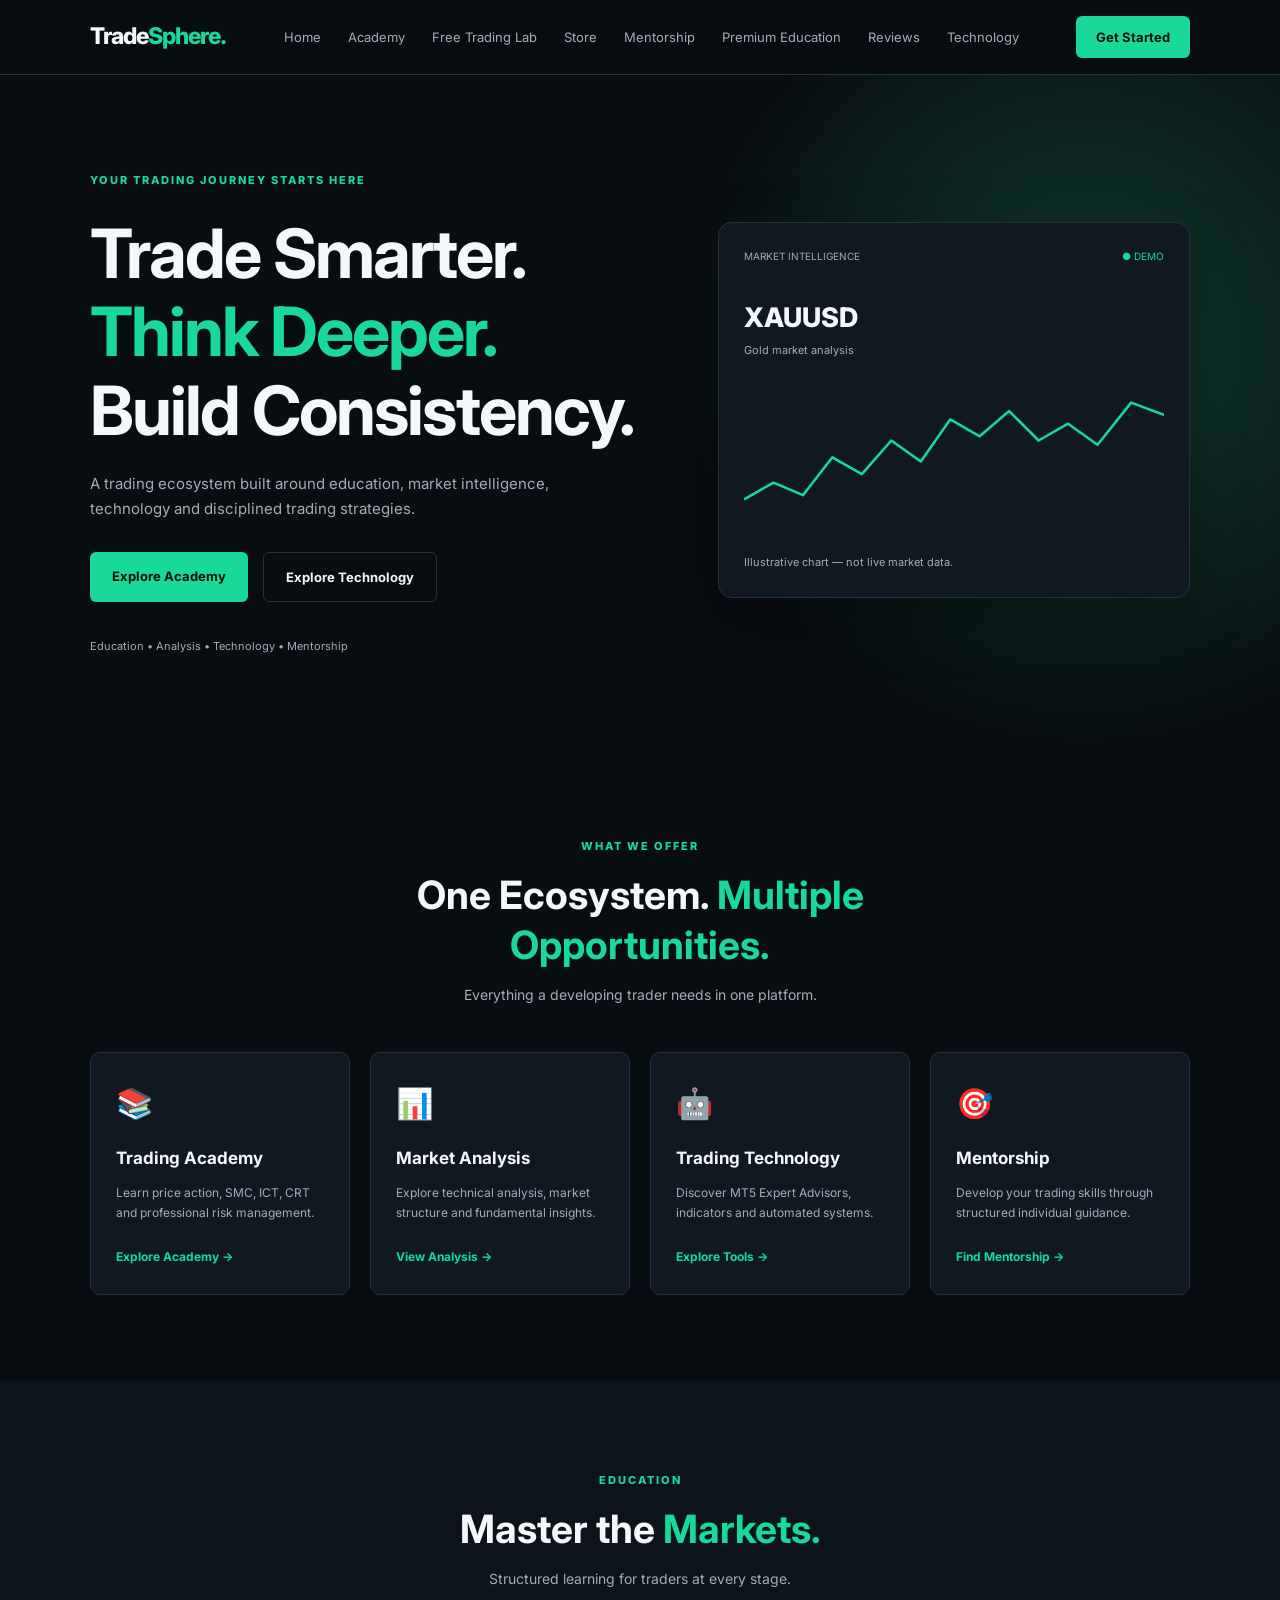
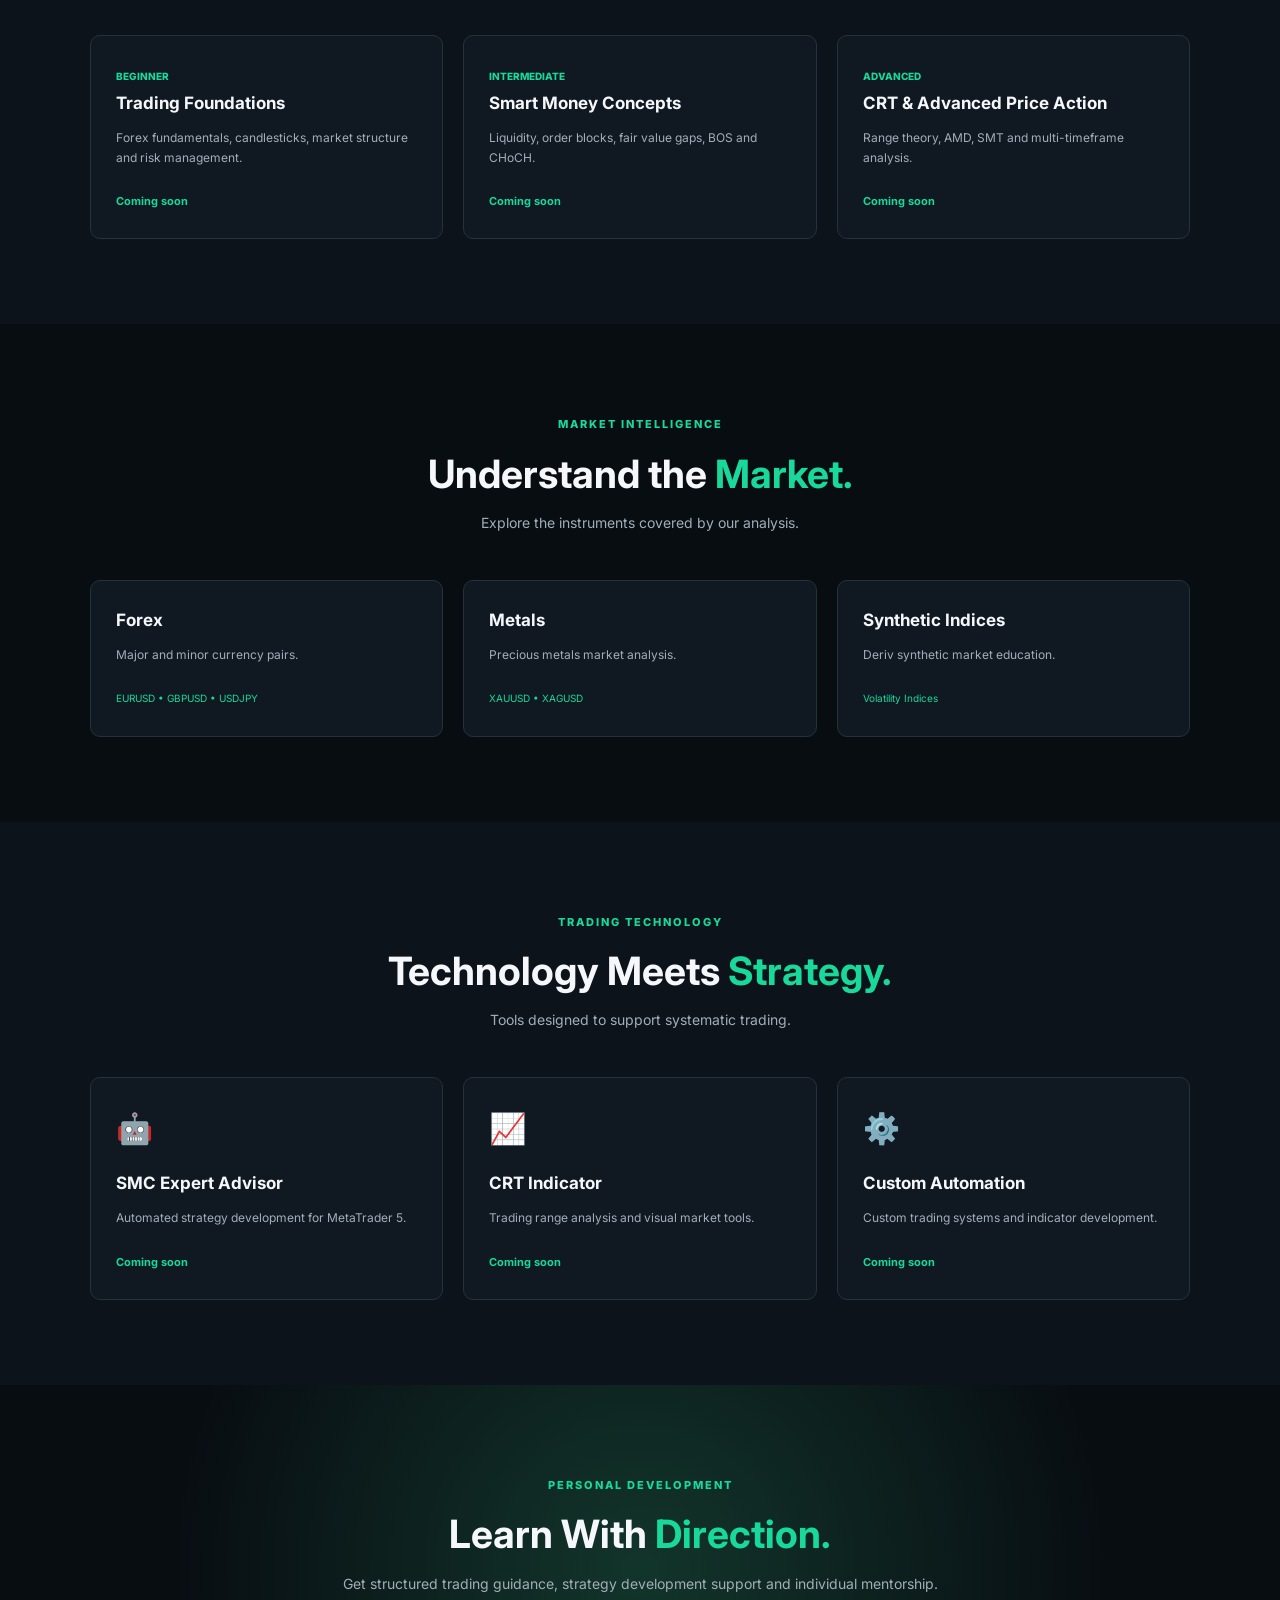
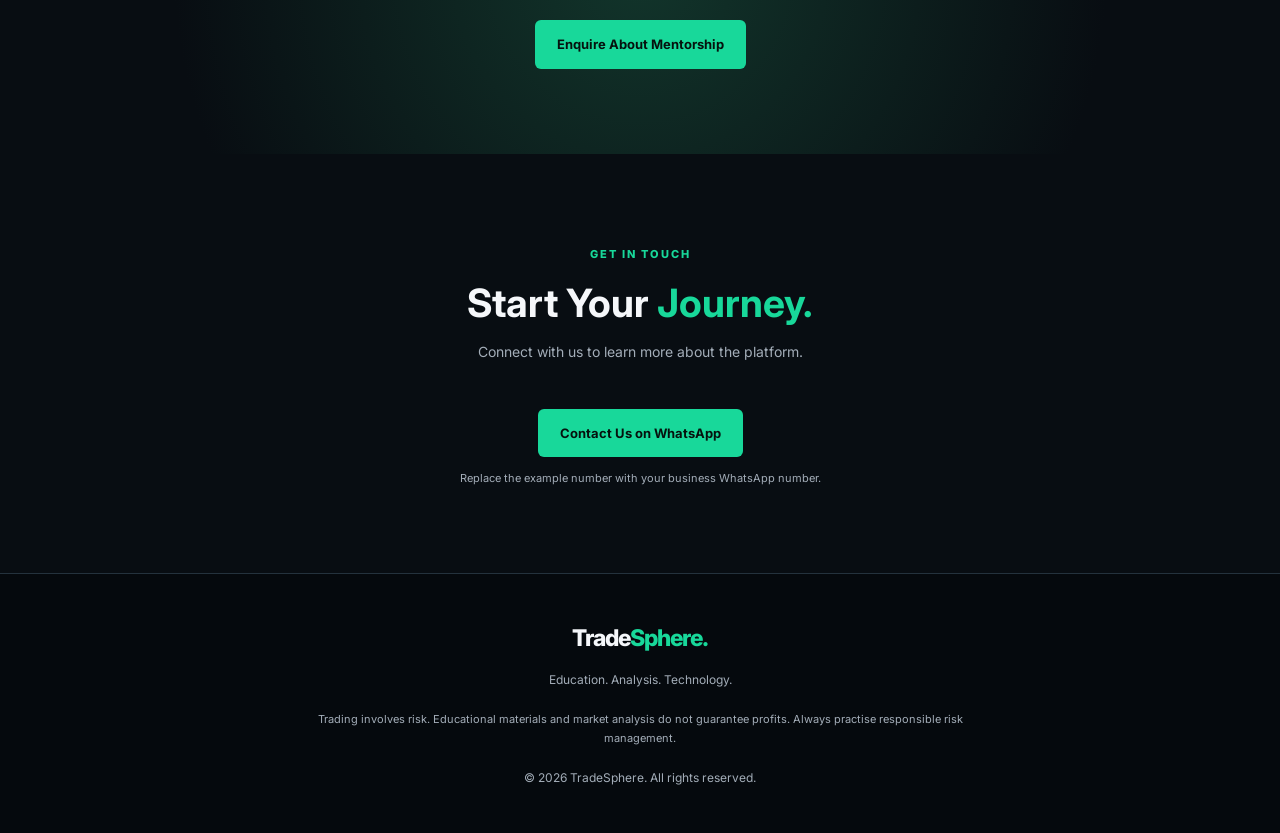
<file: index.html>
<!DOCTYPE html>
<html lang="en">
<head>
    <meta charset="UTF-8">
    <meta name="viewport" content="width=device-width, initial-scale=1.0">
    <meta name="description" content="Trading education, market analysis, mentorship and automated trading technology.">
    <title>TradeSphere | Trading Ecosystem</title>

    <link rel="stylesheet" href="style.css">
    <link rel="preconnect" href="https://fonts.googleapis.com">
    <link rel="preconnect" href="https://fonts.gstatic.com" crossorigin>
    <link href="https://fonts.googleapis.com/css2?family=Inter:wght@400;500;600;700;800&display=swap" rel="stylesheet">
</head>

<body>

<header class="navbar">
    <a href="#home" class="logo">Trade<span>Sphere.</span></a>

    <button class="menu-toggle" id="menuToggle"
        aria-label="Toggle navigation" aria-expanded="false">
        ☰
    </button>

    <nav id="navMenu">
    <a href="index.html">Home</a>
    <a href="academy.html">Academy</a>
    <a href="market-analysis.html">Free Trading Lab</a>
    <a href="store.html">Store</a>
    <a href="mentorship.html">Mentorship</a>
    <a href="premium.html">Premium Education</a>
    <a href="reviews.html">Reviews</a>
    <a href="technology.html">Technology</a>
    </nav>

    <a href="#contact" class="nav-button">Get Started</a>
</header>

<main>

<!-- HERO SECTION -->
<section class="hero" id="home">

    <div class="hero-content">
        <span class="tag">YOUR TRADING JOURNEY STARTS HERE</span>

        <h1>
            Trade Smarter.<br>
            <span>Think Deeper.</span><br>
            Build Consistency.
        </h1>

        <p>
            A trading ecosystem built around education,
            market intelligence, technology and disciplined
            trading strategies.
        </p>

        <div class="hero-buttons">
            <a href="academy.html" class="btn primary">Explore Academy</a>
            <a href="#technology" class="btn secondary">Explore Technology</a>
        </div>

        <div class="hero-note">
            Education • Analysis • Technology • Mentorship
        </div>
    </div>

    <div class="hero-visual">
        <div class="chart-card">
            <div class="chart-header">
                <span>MARKET INTELLIGENCE</span>
                <span class="live-dot">● DEMO</span>
            </div>

            <div class="chart-symbol">XAUUSD</div>
            <div class="chart-description">
                Gold market analysis
            </div>

            <div class="chart-placeholder">
                <svg viewBox="0 0 500 180" role="img"
                    aria-label="Illustrative trading chart">
                    <polyline
                        points="0,130 35,110 70,125 105,80 140,100 175,60 210,85 245,35 280,55 315,25 350,60 385,40 420,65 460,15 500,30"
                        fill="none"
                        stroke="#18d89a"
                        stroke-width="3"
                        stroke-linejoin="round"
                    />
                </svg>
            </div>

            <p class="chart-footer">
                Illustrative chart — not live market data.
            </p>
        </div>
    </div>

</section>

<!-- SERVICES -->
<section class="section" id="services">
    <div class="section-heading">
        <span class="tag">WHAT WE OFFER</span>
        <h2>One Ecosystem. <span>Multiple Opportunities.</span></h2>
        <p>Everything a developing trader needs in one platform.</p>
    </div>

    <div class="services-grid">

        <article class="service-card">
            <div class="service-icon">📚</div>
            <h3>Trading Academy</h3>
            <p>Learn price action, SMC, ICT, CRT and professional risk management.</p>
            <a href="#academy">Explore Academy →</a>
        </article>

        <article class="service-card">
            <div class="service-icon">📊</div>
            <h3>Market Analysis</h3>
            <p>Explore technical analysis, market structure and fundamental insights.</p>
            <a href="#analysis">View Analysis →</a>
        </article>

        <article class="service-card">
            <div class="service-icon">🤖</div>
            <h3>Trading Technology</h3>
            <p>Discover MT5 Expert Advisors, indicators and automated systems.</p>
            <a href="#technology">Explore Tools →</a>
        </article>

        <article class="service-card">
            <div class="service-icon">🎯</div>
            <h3>Mentorship</h3>
            <p>Develop your trading skills through structured individual guidance.</p>
            <a href="#mentorship">Find Mentorship →</a>
        </article>

    </div>
</section>

<!-- ACADEMY -->
<section class="section dark-section" id="academy">
    <div class="section-heading">
        <span class="tag">EDUCATION</span>
        <h2>Master the <span>Markets.</span></h2>
        <p>Structured learning for traders at every stage.</p>
    </div>

    <div class="course-grid">

        <article class="course-card">
            <span class="course-level">BEGINNER</span>
            <h3>Trading Foundations</h3>
            <p>Forex fundamentals, candlesticks, market structure and risk management.</p>
            <span class="course-status">Coming soon</span>
        </article>

        <article class="course-card">
            <span class="course-level">INTERMEDIATE</span>
            <h3>Smart Money Concepts</h3>
            <p>Liquidity, order blocks, fair value gaps, BOS and CHoCH.</p>
            <span class="course-status">Coming soon</span>
        </article>

        <article class="course-card">
            <span class="course-level">ADVANCED</span>
            <h3>CRT & Advanced Price Action</h3>
            <p>Range theory, AMD, SMT and multi-timeframe analysis.</p>
            <span class="course-status">Coming soon</span>
        </article>

    </div>
</section>

<!-- ANALYSIS -->
<section class="section" id="analysis">
    <div class="section-heading">
        <span class="tag">MARKET INTELLIGENCE</span>
        <h2>Understand the <span>Market.</span></h2>
        <p>Explore the instruments covered by our analysis.</p>
    </div>

    <div class="market-grid">

        <div class="market-card">
            <h3>Forex</h3>
            <p>Major and minor currency pairs.</p>
            <span>EURUSD • GBPUSD • USDJPY</span>
        </div>

        <div class="market-card">
            <h3>Metals</h3>
            <p>Precious metals market analysis.</p>
            <span>XAUUSD • XAGUSD</span>
        </div>

        <div class="market-card">
            <h3>Synthetic Indices</h3>
            <p>Deriv synthetic market education.</p>
            <span>Volatility Indices</span>
        </div>

    </div>
</section>

<!-- TECHNOLOGY -->
<section class="section dark-section" id="technology">
    <div class="section-heading">
        <span class="tag">TRADING TECHNOLOGY</span>
        <h2>Technology Meets <span>Strategy.</span></h2>
        <p>Tools designed to support systematic trading.</p>
    </div>

    <div class="product-grid">

        <article class="product-card">
            <div class="product-icon">🤖</div>
            <h3>SMC Expert Advisor</h3>
            <p>Automated strategy development for MetaTrader 5.</p>
            <span class="product-label">Coming soon</span>
        </article>

        <article class="product-card">
            <div class="product-icon">📈</div>
            <h3>CRT Indicator</h3>
            <p>Trading range analysis and visual market tools.</p>
            <span class="product-label">Coming soon</span>
        </article>

        <article class="product-card">
            <div class="product-icon">⚙️</div>
            <h3>Custom Automation</h3>
            <p>Custom trading systems and indicator development.</p>
            <span class="product-label">Coming soon</span>
        </article>

    </div>
</section>

<!-- MENTORSHIP -->
<section class="section mentorship" id="mentorship">
    <div>
        <span class="tag">PERSONAL DEVELOPMENT</span>
        <h2>Learn With <span>Direction.</span></h2>
        <p>
            Get structured trading guidance, strategy development
            support and individual mentorship.
        </p>
        <a href="mentorship.html" class="btn primary">Enquire About Mentorship</a>
    </div>
</section>

<!-- CONTACT -->
<section class="section contact-section" id="contact">
    <div class="section-heading">
        <span class="tag">GET IN TOUCH</span>
        <h2>Start Your <span>Journey.</span></h2>
        <p>Connect with us to learn more about the platform.</p>
    </div>

    <a href="https://wa.me/254769551181"
       target="_blank"
       rel="noopener noreferrer"
       class="btn primary">
       Contact Us on WhatsApp
    </a>
    <p class="small-note">Replace the example number with your business WhatsApp number.</p>
</section>

</main>

<footer>
    <a href="#home" class="logo">Trade<span>Sphere.</span></a>

    <p>Education. Analysis. Technology.</p>

    <p class="disclaimer">
        Trading involves risk. Educational materials and market
        analysis do not guarantee profits. Always practise
        responsible risk management.
    </p>

    <p>© <span id="year"></span> TradeSphere. All rights reserved.</p>
</footer>

<script src="script.js"></script>
</body>
</html>
</file>
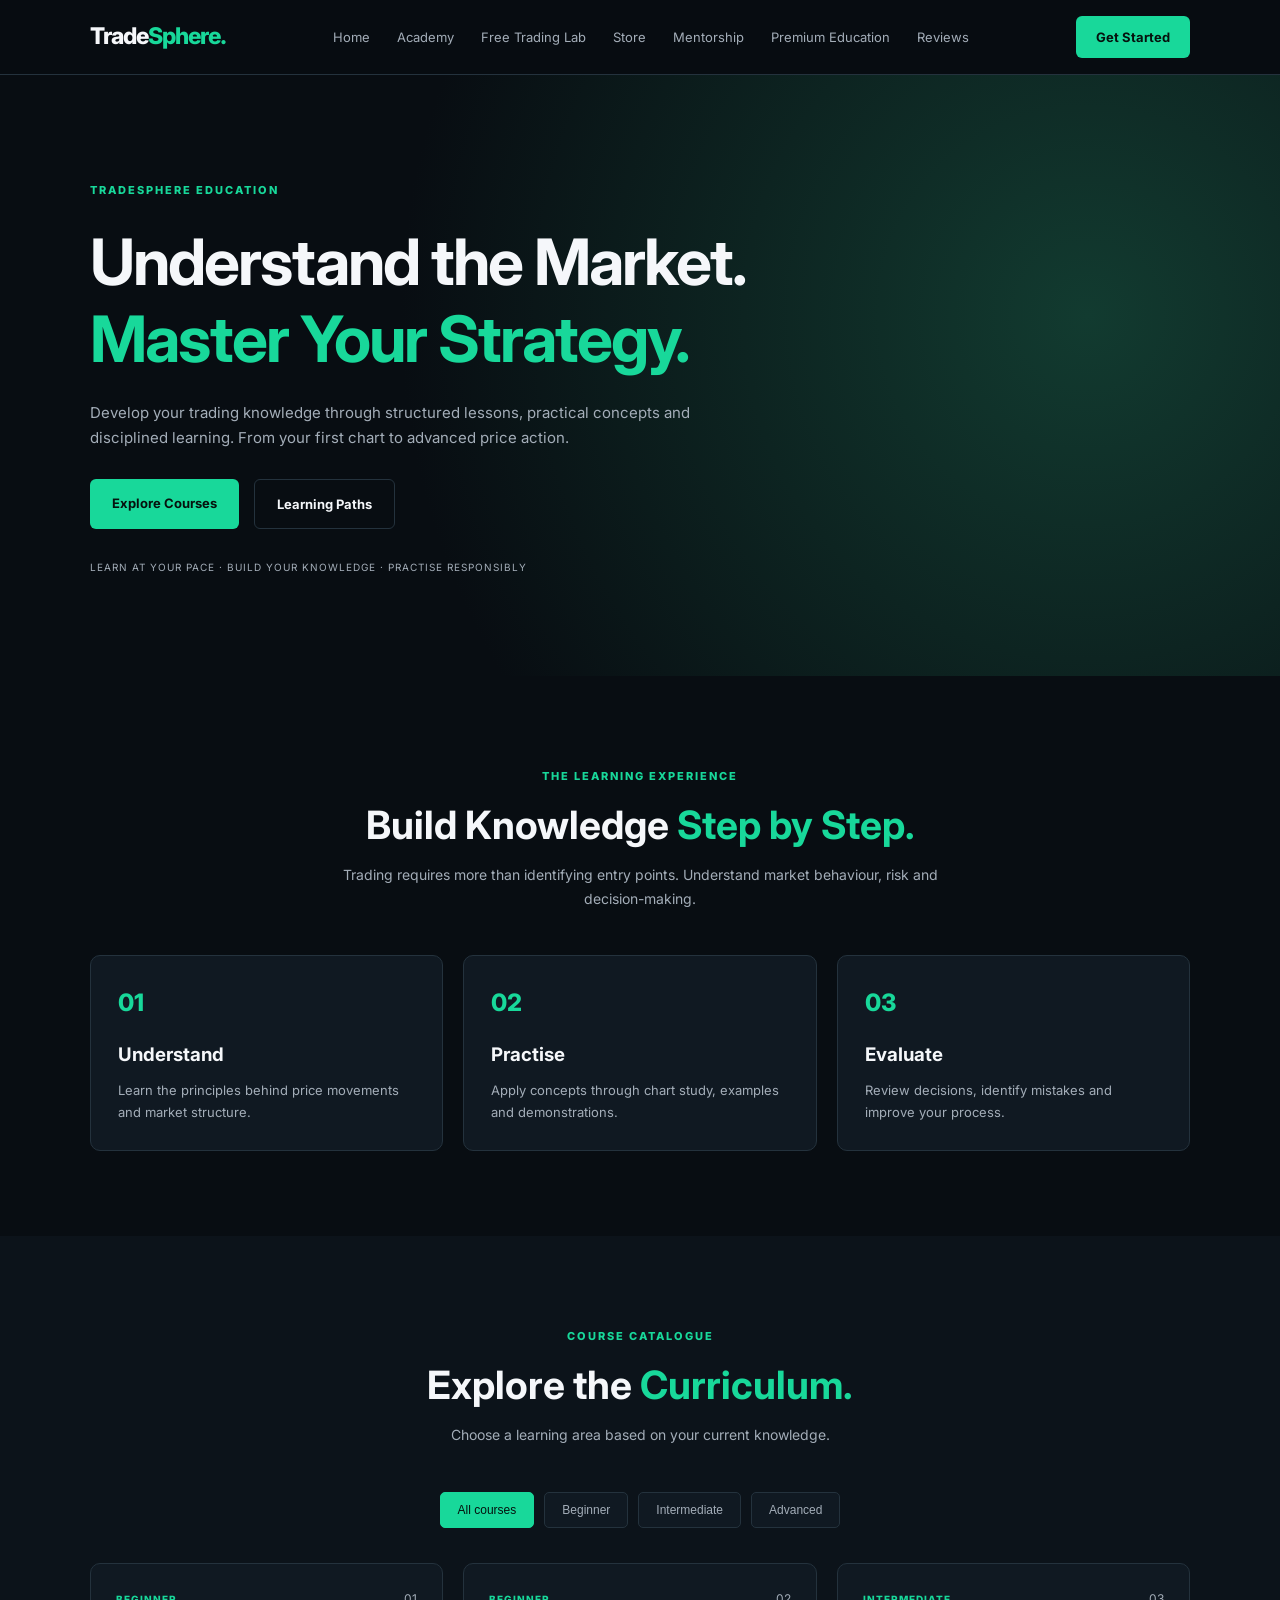
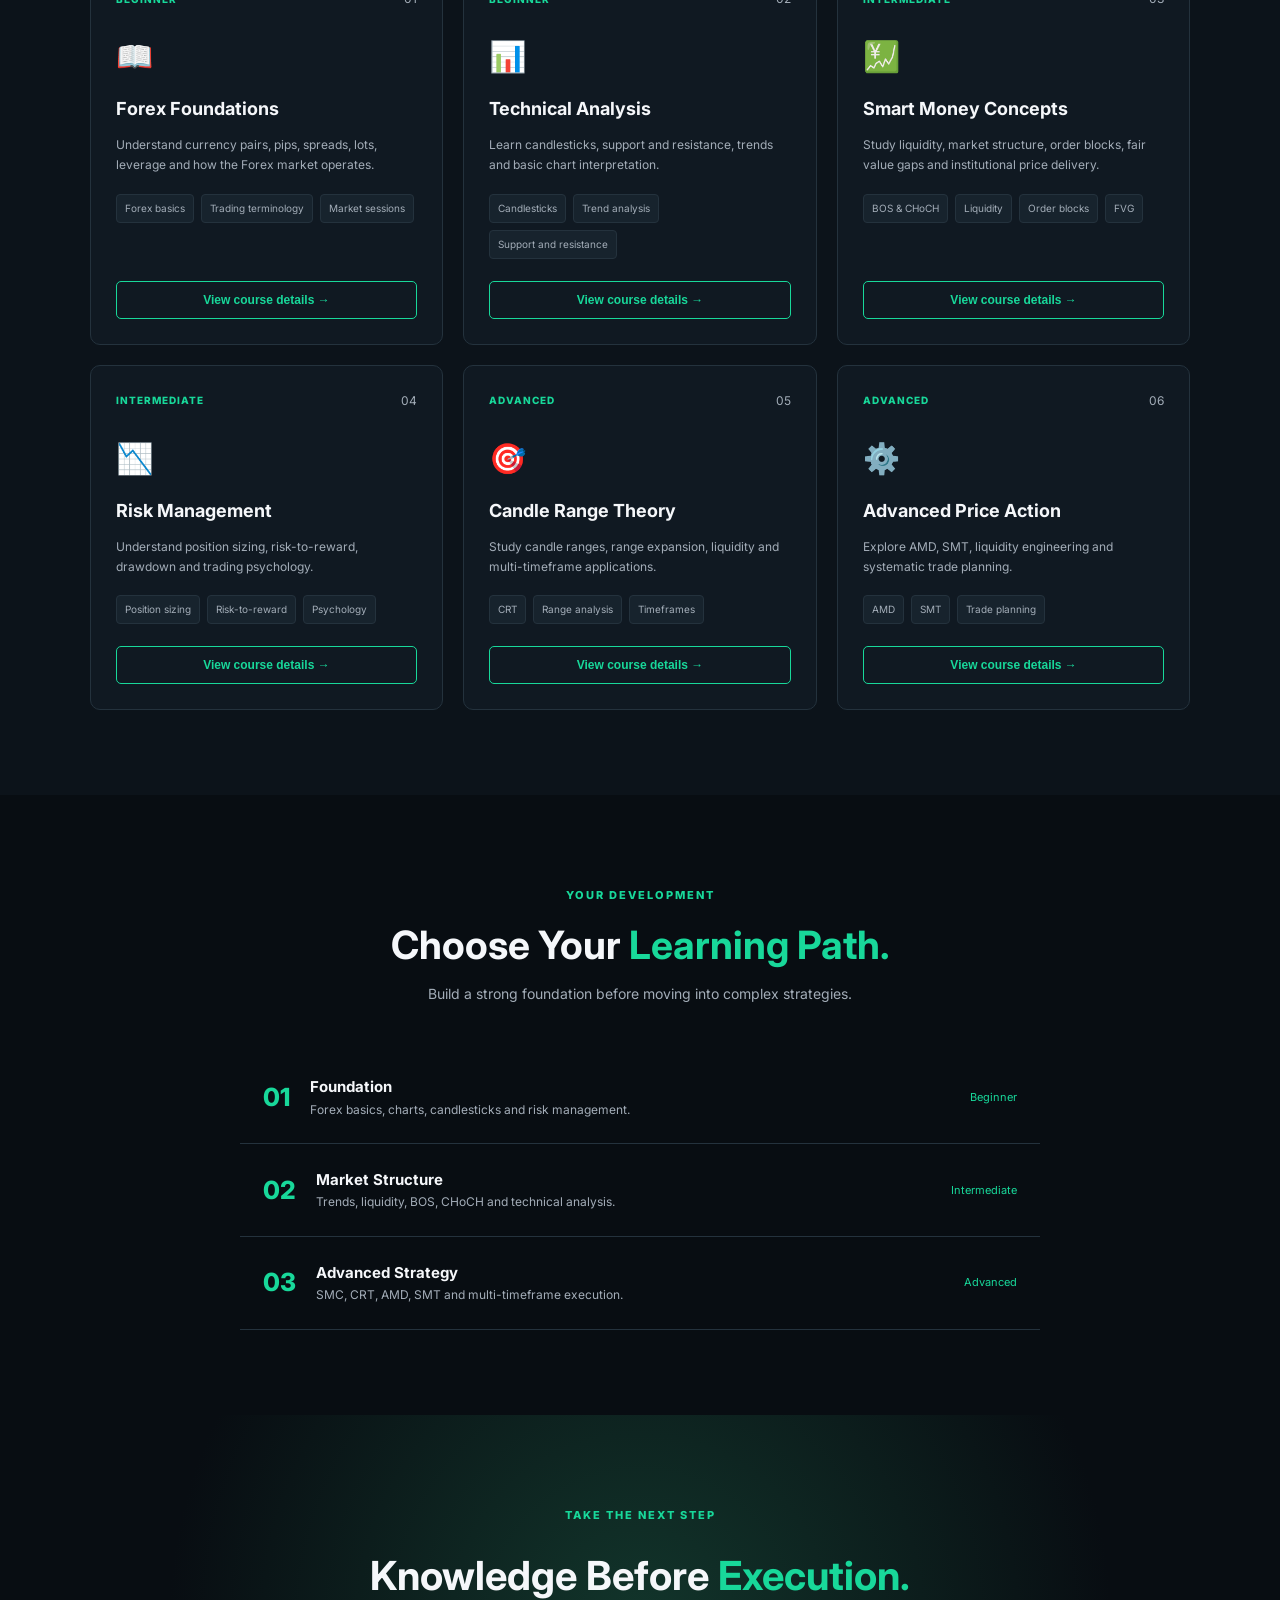
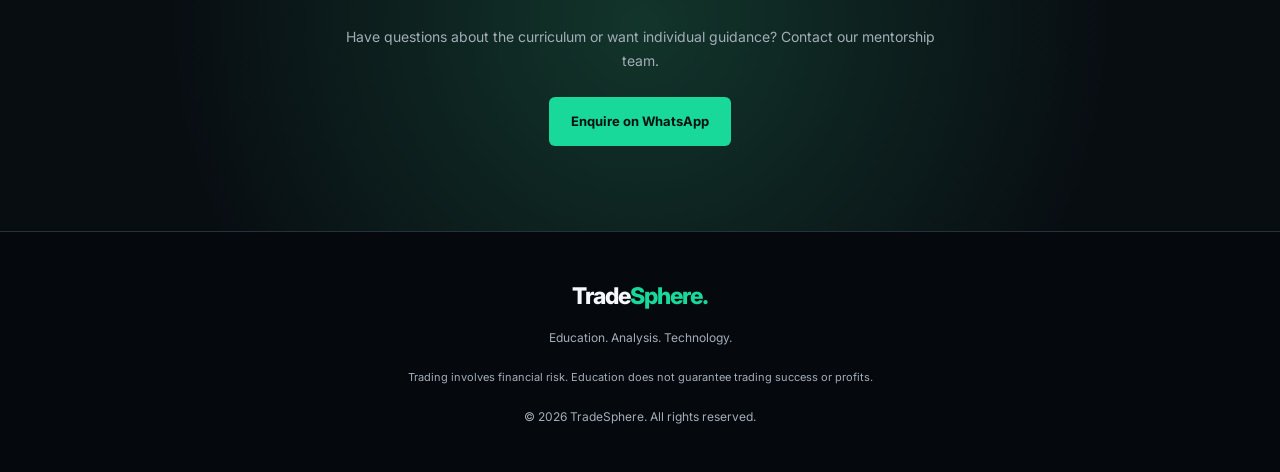
<file: academy.html>
<!DOCTYPE html>
<html lang="en">
<head>
    <meta charset="UTF-8">
    <meta name="viewport" content="width=device-width, initial-scale=1.0">
    <meta name="description" content="Learn Forex, Smart Money Concepts, CRT and advanced price action at TradeSphere Trading Academy.">
    <title>Trading Academy | TradeSphere</title>

    <link rel="stylesheet" href="style.css">
    <link rel="stylesheet" href="academy.css">

    <link rel="preconnect" href="https://fonts.googleapis.com">
    <link href="https://fonts.googleapis.com/css2?family=Inter:wght@400;500;600;700;800&display=swap" rel="stylesheet">
</head>

<body>

<header class="navbar">
    <a href="index.html" class="logo">Trade<span>Sphere.</span></a>

    <button class="menu-toggle" id="menuToggle"
        aria-label="Toggle navigation" aria-expanded="false">☰</button>

    <nav id="navMenu">
    <a href="index.html">Home</a>
    <a href="academy.html" class="current">Academy</a>
    <a href="market-analysis.html">Free Trading Lab</a>
    <a href="store.html">Store</a>
    <a href="mentorship.html">Mentorship</a>
    <a href="premium.html">Premium Education</a>
    <a href="reviews.html">Reviews</a>
    </nav>

    <a href="index.html#contact" class="nav-button">Get Started</a>
</header>

<main>

<!-- ACADEMY HERO -->

<section class="academy-hero">
    <div class="academy-hero-content">

        <span class="tag">TRADESPHERE EDUCATION</span>

        <h1>
            Understand the Market.<br>
            <span>Master Your Strategy.</span>
        </h1>

        <p>
            Develop your trading knowledge through structured
            lessons, practical concepts and disciplined learning.
            From your first chart to advanced price action.
        </p>

        <div class="academy-actions">
            <a href="#courses" class="btn primary">Explore Courses</a>
            <a href="#learning-path" class="btn secondary">Learning Paths</a>
        </div>

        <div class="academy-note">
            LEARN AT YOUR PACE · BUILD YOUR KNOWLEDGE · PRACTISE RESPONSIBLY
        </div>
    </div>
</section>

<!-- LEARNING INTRODUCTION -->

<section class="section academy-intro">
    <div class="section-heading">
        <span class="tag">THE LEARNING EXPERIENCE</span>
        <h2>Build Knowledge <span>Step by Step.</span></h2>
        <p>
            Trading requires more than identifying entry points.
            Understand market behaviour, risk and decision-making.
        </p>
    </div>

    <div class="learning-grid">

        <article class="learning-card">
            <span class="learning-icon">01</span>
            <h3>Understand</h3>
            <p>Learn the principles behind price movements and market structure.</p>
        </article>

        <article class="learning-card">
            <span class="learning-icon">02</span>
            <h3>Practise</h3>
            <p>Apply concepts through chart study, examples and demonstrations.</p>
        </article>

        <article class="learning-card">
            <span class="learning-icon">03</span>
            <h3>Evaluate</h3>
            <p>Review decisions, identify mistakes and improve your process.</p>
        </article>

    </div>
</section>

<!-- COURSE CATALOGUE -->

<section class="section dark-section" id="courses">

    <div class="section-heading">
        <span class="tag">COURSE CATALOGUE</span>
        <h2>Explore the <span>Curriculum.</span></h2>
        <p>Choose a learning area based on your current knowledge.</p>
    </div>

    <div class="course-filters" role="group" aria-label="Filter courses">
        <button class="filter-btn active" data-filter="all">All courses</button>
        <button class="filter-btn" data-filter="beginner">Beginner</button>
        <button class="filter-btn" data-filter="intermediate">Intermediate</button>
        <button class="filter-btn" data-filter="advanced">Advanced</button>
    </div>

    <div class="academy-courses">

        <article class="academy-course" data-level="beginner">
            <div class="course-top">
                <span class="course-level">BEGINNER</span>
                <span class="course-number">01</span>
            </div>
            <div class="course-symbol">📖</div>
            <h3>Forex Foundations</h3>
            <p>
                Understand currency pairs, pips, spreads, lots,
                leverage and how the Forex market operates.
            </p>
            <div class="course-topics">
                <span>Forex basics</span>
                <span>Trading terminology</span>
                <span>Market sessions</span>
            </div>
            <button class="course-btn" data-course="Forex Foundations">
                View course details →
            </button>
        </article>

        <article class="academy-course" data-level="beginner">
            <div class="course-top">
                <span class="course-level">BEGINNER</span>
                <span class="course-number">02</span>
            </div>
            <div class="course-symbol">📊</div>
            <h3>Technical Analysis</h3>
            <p>
                Learn candlesticks, support and resistance,
                trends and basic chart interpretation.
            </p>
            <div class="course-topics">
                <span>Candlesticks</span>
                <span>Trend analysis</span>
                <span>Support and resistance</span>
            </div>
            <button class="course-btn" data-course="Technical Analysis">
                View course details →
            </button>
        </article>

        <article class="academy-course" data-level="intermediate">
            <div class="course-top">
                <span class="course-level">INTERMEDIATE</span>
                <span class="course-number">03</span>
            </div>
            <div class="course-symbol">💹</div>
            <h3>Smart Money Concepts</h3>
            <p>
                Study liquidity, market structure, order blocks,
                fair value gaps and institutional price delivery.
            </p>
            <div class="course-topics">
                <span>BOS & CHoCH</span>
                <span>Liquidity</span>
                <span>Order blocks</span>
                <span>FVG</span>
            </div>
            <button class="course-btn" data-course="Smart Money Concepts">
                View course details →
            </button>
        </article>

        <article class="academy-course" data-level="intermediate">
            <div class="course-top">
                <span class="course-level">INTERMEDIATE</span>
                <span class="course-number">04</span>
            </div>
            <div class="course-symbol">📉</div>
            <h3>Risk Management</h3>
            <p>
                Understand position sizing, risk-to-reward,
                drawdown and trading psychology.
            </p>
            <div class="course-topics">
                <span>Position sizing</span>
                <span>Risk-to-reward</span>
                <span>Psychology</span>
            </div>
            <button class="course-btn" data-course="Risk Management">
                View course details →
            </button>
        </article>

        <article class="academy-course" data-level="advanced">
            <div class="course-top">
                <span class="course-level">ADVANCED</span>
                <span class="course-number">05</span>
            </div>
            <div class="course-symbol">🎯</div>
            <h3>Candle Range Theory</h3>
            <p>
                Study candle ranges, range expansion,
                liquidity and multi-timeframe applications.
            </p>
            <div class="course-topics">
                <span>CRT</span>
                <span>Range analysis</span>
                <span>Timeframes</span>
            </div>
            <button class="course-btn" data-course="Candle Range Theory">
                View course details →
            </button>
        </article>

        <article class="academy-course" data-level="advanced">
            <div class="course-top">
                <span class="course-level">ADVANCED</span>
                <span class="course-number">06</span>
            </div>
            <div class="course-symbol">⚙️</div>
            <h3>Advanced Price Action</h3>
            <p>
                Explore AMD, SMT, liquidity engineering
                and systematic trade planning.
            </p>
            <div class="course-topics">
                <span>AMD</span>
                <span>SMT</span>
                <span>Trade planning</span>
            </div>
            <button class="course-btn" data-course="Advanced Price Action">
                View course details →
            </button>
        </article>

    </div>
</section>

<!-- COURSE DETAILS MODAL -->

<div class="course-modal" id="courseModal" hidden>
    <div class="modal-content" role="dialog"
        aria-modal="true" aria-labelledby="modalTitle">

        <button class="modal-close" id="modalClose"
            aria-label="Close course details">×</button>

        <span class="tag">COURSE OVERVIEW</span>
        <h2 id="modalTitle">Course title</h2>

        <p id="modalDescription"></p>

        <h3>What you will study</h3>
        <ul id="modalTopics"></ul>

        <p class="demo-warning">
            This is a course catalogue preview. Lessons and enrolment
            are not yet available.
        </p>

        <a id="courseEnquiry" href="#" class="btn primary">
            Enquire about this course
        </a>
    </div>
</div>

<!-- LEARNING PATH -->

<section class="section" id="learning-path">

    <div class="section-heading">
        <span class="tag">YOUR DEVELOPMENT</span>
        <h2>Choose Your <span>Learning Path.</span></h2>
        <p>Build a strong foundation before moving into complex strategies.</p>
    </div>

    <div class="path-list">

        <div class="path-item">
            <span class="path-number">01</span>
            <div>
                <h3>Foundation</h3>
                <p>Forex basics, charts, candlesticks and risk management.</p>
            </div>
            <span class="path-level">Beginner</span>
        </div>

        <div class="path-item">
            <span class="path-number">02</span>
            <div>
                <h3>Market Structure</h3>
                <p>Trends, liquidity, BOS, CHoCH and technical analysis.</p>
            </div>
            <span class="path-level">Intermediate</span>
        </div>

        <div class="path-item">
            <span class="path-number">03</span>
            <div>
                <h3>Advanced Strategy</h3>
                <p>SMC, CRT, AMD, SMT and multi-timeframe execution.</p>
            </div>
            <span class="path-level">Advanced</span>
        </div>

    </div>
</section>

<!-- CTA -->

<section class="section academy-cta">
    <span class="tag">TAKE THE NEXT STEP</span>
    <h2>Knowledge Before <span>Execution.</span></h2>
    <p>
        Have questions about the curriculum or want individual guidance?
        Contact our mentorship team.
    </p>

    <a href="https://wa.me/254769551181?text=Hello%2C%20I%20would%20like%20to%20enquire%20about%20TradeSphere%20Academy."
       target="_blank" rel="noopener noreferrer"
       class="btn primary">
        Enquire on WhatsApp
    </a>
</section>

</main>

<footer>
    <a href="index.html" class="logo">Trade<span>Sphere.</span></a>
    <p>Education. Analysis. Technology.</p>
    <p class="disclaimer">
        Trading involves financial risk. Education does not
        guarantee trading success or profits.
    </p>
    <p>© <span id="year"></span> TradeSphere. All rights reserved.</p>
</footer>

<script src="academy.js"></script>

</body>
      </html>
</file>
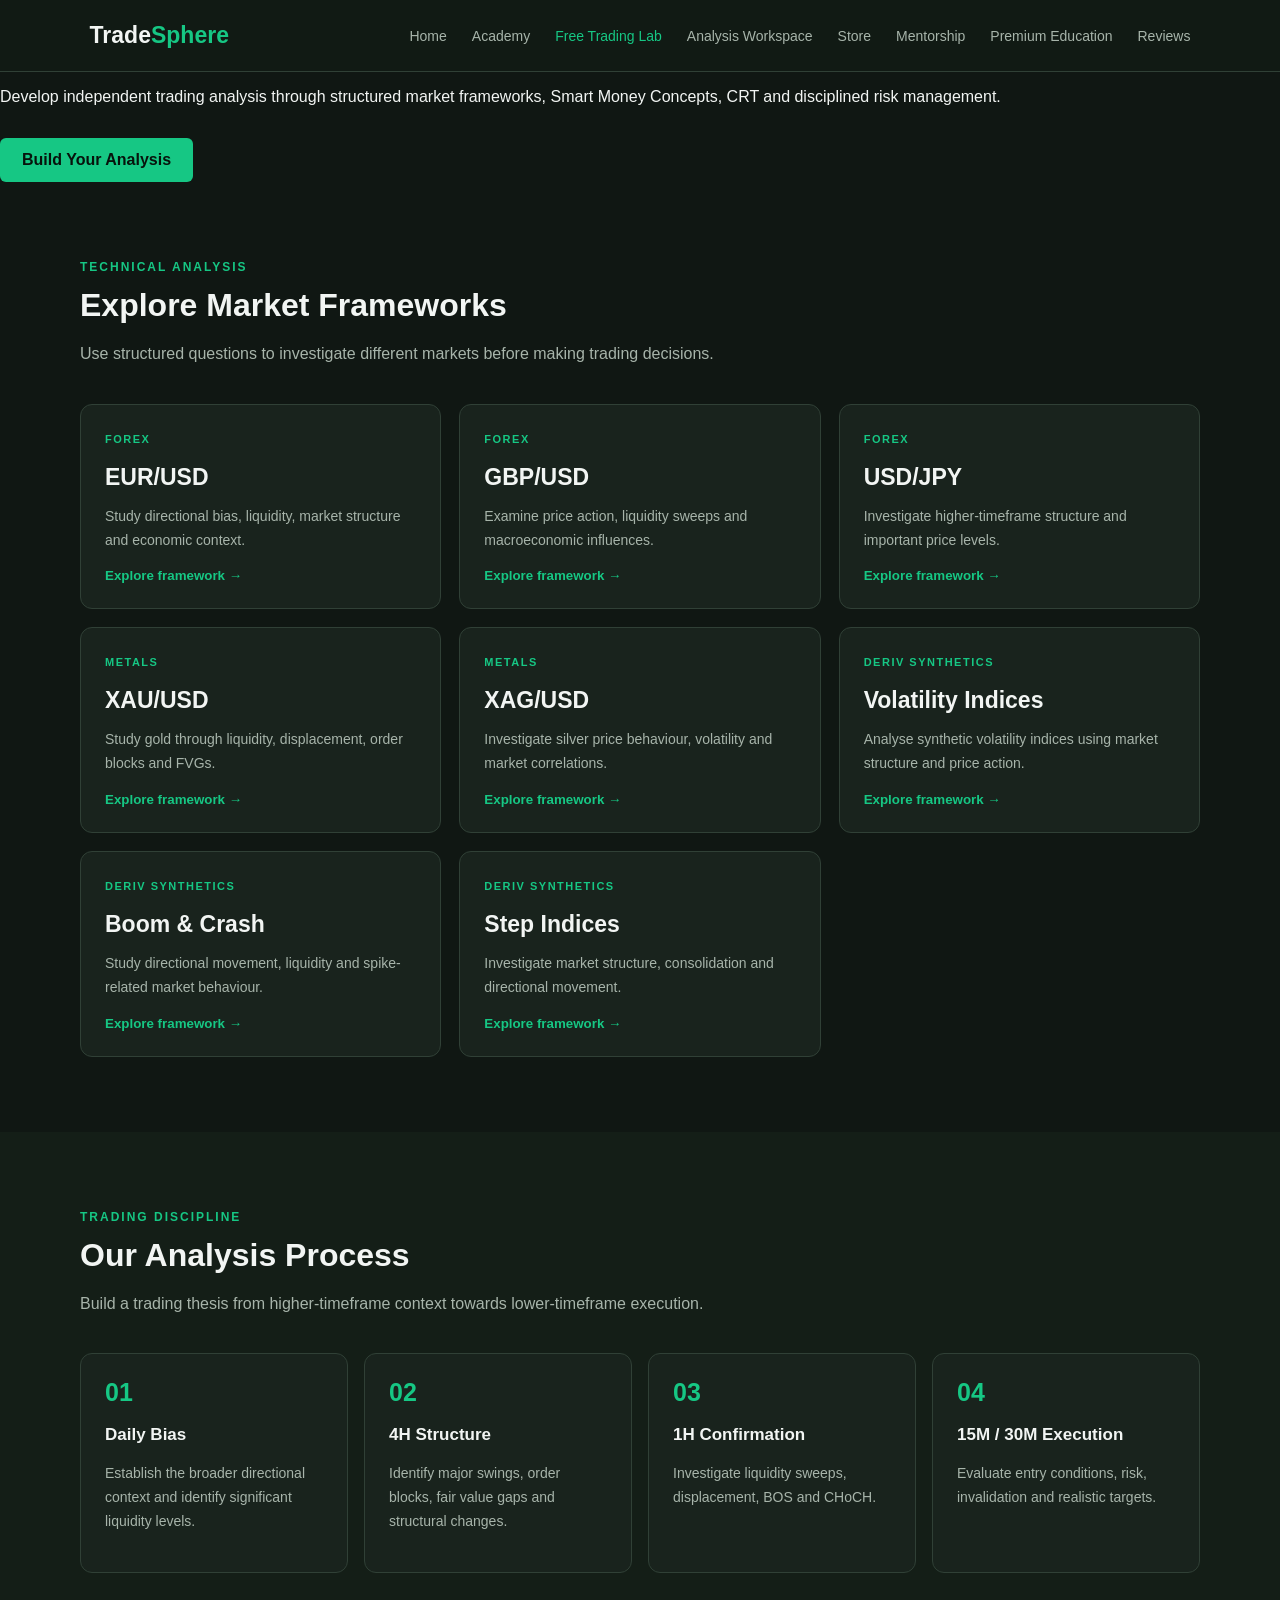
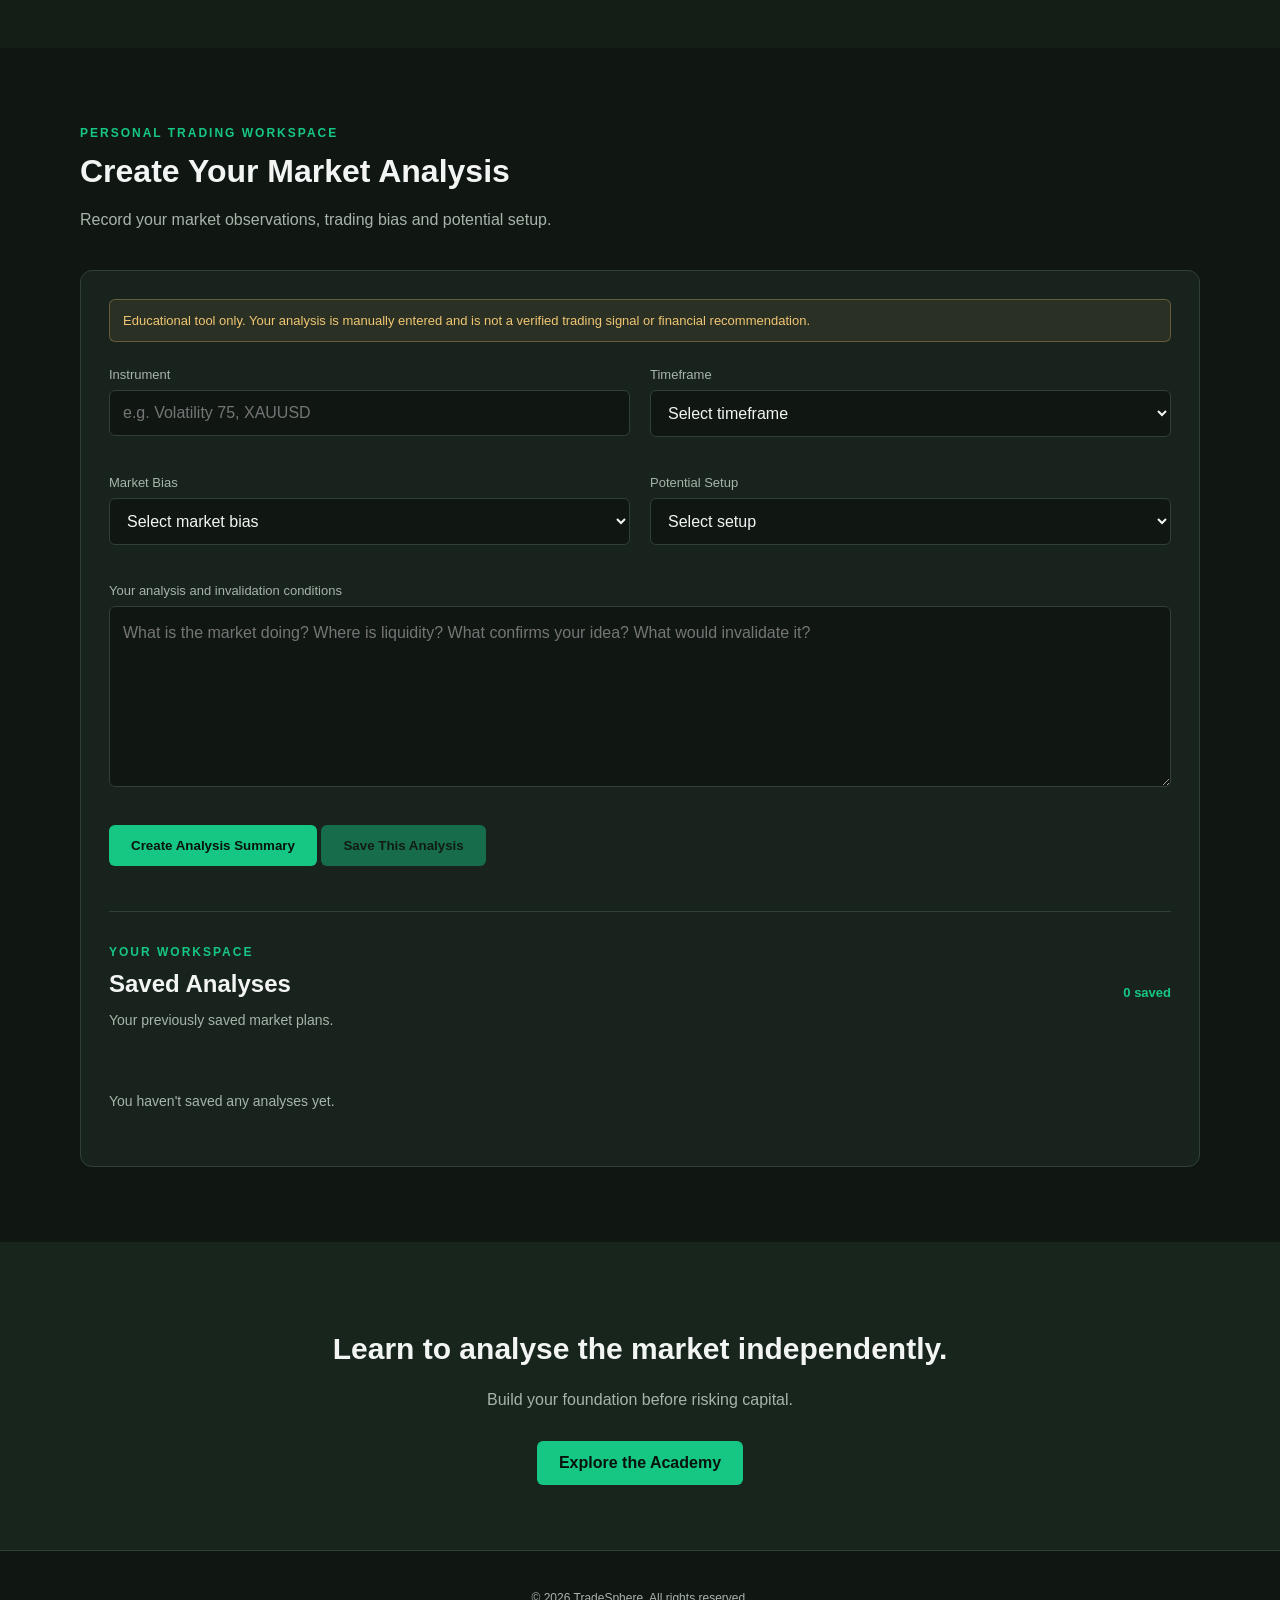
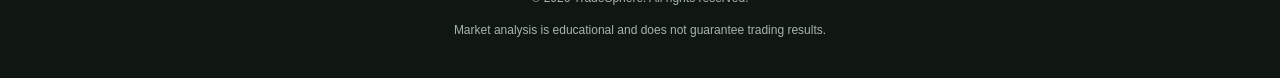
<file: market-analysis.html>
<!DOCTYPE html>
<html lang="en">
<head>
  <meta charset="UTF-8">
  <meta name="viewport" content="width=device-width, initial-scale=1.0">

  <meta name="description" content="TradeSphere Free Trading Lab — structured market analysis, trading frameworks and market planning tools for Forex and Deriv synthetic indices.">

  <title>TradeSphere | Market Analysis</title>

  <!-- Market Analysis Stylesheet -->
  <link rel="stylesheet" href="market-analysis.css">

</head>

<body>

  <!-- =================================
       HEADER AND NAVIGATION
  ================================== -->

  <header class="analysis-header">

    <a href="index.html" class="analysis-logo">
      Trade<span>Sphere</span>
    </a>

    <button
      class="analysis-menu"
      id="menuToggle"
      type="button"
      aria-label="Toggle navigation"
      aria-expanded="false"
      aria-controls="mainNav"
    >
      ☰
    </button>

    <nav class="analysis-nav" id="mainNav">
    <a href="index.html">Home</a>
    <a href="academy.html">Academy</a>
    <a href="market-analysis.html" class="active">Free Trading Lab</a>
    <a href="#analysis-builder">Analysis Workspace</a>
    <a href="store.html">Store</a>
    <a href="mentorship.html">Mentorship</a>
    <a href="premium.html">Premium Education</a>
    <a href="reviews.html">Reviews</a>
    </nav>

  </header>


  <main>

    <!-- =================================
         HERO SECTION
    ================================== -->

    <p>
  Develop independent trading analysis through
  structured market frameworks, Smart Money Concepts,
  CRT and disciplined risk management.
</p>

<a href="#analysis-builder" class="analysis-button">
  Build Your Analysis
</a>


    <!-- =================================
         MARKET FRAMEWORKS
    ================================== -->

    <section class="analysis-section">

      <div class="analysis-container">

        <div class="section-heading">

          <span class="eyebrow">
            TECHNICAL ANALYSIS
          </span>

          <h2>Explore Market Frameworks</h2>

          <p>
            Use structured questions to investigate
            different markets before making trading
            decisions.
          </p>

        </div>


        <div class="market-grid">

          <article class="market-card">

            <span class="market-tag">FOREX</span>

            <h3>EUR/USD</h3>

            <p>
              Study directional bias, liquidity,
              market structure and economic context.
            </p>

            <button
              class="framework-button"
              data-asset="EUR/USD"
              type="button"
            >
              Explore framework →
            </button>

          </article>


          <article class="market-card">

            <span class="market-tag">FOREX</span>

            <h3>GBP/USD</h3>

            <p>
              Examine price action, liquidity sweeps
              and macroeconomic influences.
            </p>

            <button
              class="framework-button"
              data-asset="GBP/USD"
              type="button"
            >
              Explore framework →
            </button>

          </article>


          <article class="market-card">

            <span class="market-tag">FOREX</span>

            <h3>USD/JPY</h3>

            <p>
              Investigate higher-timeframe structure
              and important price levels.
            </p>

            <button
              class="framework-button"
              data-asset="USD/JPY"
              type="button"
            >
              Explore framework →
            </button>

          </article>


          <article class="market-card">

            <span class="market-tag">METALS</span>

            <h3>XAU/USD</h3>

            <p>
              Study gold through liquidity,
              displacement, order blocks and FVGs.
            </p>

            <button
              class="framework-button"
              data-asset="XAU/USD"
              type="button"
            >
              Explore framework →
            </button>

          </article>


          <article class="market-card">

            <span class="market-tag">METALS</span>

            <h3>XAG/USD</h3>

            <p>
              Investigate silver price behaviour,
              volatility and market correlations.
            </p>

            <button
              class="framework-button"
              data-asset="XAG/USD"
              type="button"
            >
              Explore framework →
            </button>

          </article>


          <article class="market-card">

            <span class="market-tag">DERIV SYNTHETICS</span>

            <h3>Volatility Indices</h3>

            <p>
              Analyse synthetic volatility indices
              using market structure and price action.
            </p>

            <button
              class="framework-button"
              data-asset="Volatility Indices"
              type="button"
            >
              Explore framework →
            </button>

          </article>


          <article class="market-card">

            <span class="market-tag">DERIV SYNTHETICS</span>

            <h3>Boom & Crash</h3>

            <p>
              Study directional movement, liquidity
              and spike-related market behaviour.
            </p>

            <button
              class="framework-button"
              data-asset="Boom & Crash"
              type="button"
            >
              Explore framework →
            </button>

          </article>


          <article class="market-card">

            <span class="market-tag">DERIV SYNTHETICS</span>

            <h3>Step Indices</h3>

            <p>
              Investigate market structure,
              consolidation and directional movement.
            </p>

            <button
              class="framework-button"
              data-asset="Step Indices"
              type="button"
            >
              Explore framework →
            </button>

          </article>

        </div>

      </div>

    </section>


    <!-- =================================
         ANALYSIS PROCESS
    ================================== -->

    <section class="analysis-section analysis-alt">

      <div class="analysis-container">

        <div class="section-heading">

          <span class="eyebrow">
            TRADING DISCIPLINE
          </span>

          <h2>Our Analysis Process</h2>

          <p>
            Build a trading thesis from higher-timeframe
            context towards lower-timeframe execution.
          </p>

        </div>


        <div class="process-grid">

          <article class="process-card">
            <span>01</span>

            <h3>Daily Bias</h3>

            <p>
              Establish the broader directional context
              and identify significant liquidity levels.
            </p>
          </article>


          <article class="process-card">
            <span>02</span>

            <h3>4H Structure</h3>

            <p>
              Identify major swings, order blocks,
              fair value gaps and structural changes.
            </p>
          </article>


          <article class="process-card">
            <span>03</span>

            <h3>1H Confirmation</h3>

            <p>
              Investigate liquidity sweeps, displacement,
              BOS and CHoCH.
            </p>
          </article>


          <article class="process-card">
            <span>04</span>

            <h3>15M / 30M Execution</h3>

            <p>
              Evaluate entry conditions, risk,
              invalidation and realistic targets.
            </p>
          </article>

        </div>

      </div>

    </section>


    <!-- =================================
         ANALYSIS WORKSPACE
    ================================== -->

    <section
      class="analysis-section"
      id="analysis-builder"
    >

      <div class="analysis-container">

        <div class="section-heading">

          <span class="eyebrow">
            PERSONAL TRADING WORKSPACE
          </span>

          <h2>Create Your Market Analysis</h2>

          <p>
            Record your market observations,
            trading bias and potential setup.
          </p>

        </div>


        <div class="scenario-panel">

          <div class="scenario-warning">

            Educational tool only. Your analysis is
            manually entered and is not a verified
            trading signal or financial recommendation.

          </div>


          <!-- Analysis input fields -->

          <div class="scenario-grid">

            <div>

              <label for="scenarioAsset">
                Instrument
              </label>

              <input
                type="text"
                id="scenarioAsset"
                placeholder="e.g. Volatility 75, XAUUSD"
                required
              >

            </div>


            <div>

              <label for="scenarioTimeframe">
                Timeframe
              </label>

              <select id="scenarioTimeframe" required>

                <option value="">Select timeframe</option>
                <option>Daily</option>
                <option>4H</option>
                <option>1H</option>
                <option>30M</option>
                <option>15M</option>
                <option>5M</option>

              </select>

            </div>


            <div>

              <label for="scenarioBias">
                Market Bias
              </label>

              <select id="scenarioBias" required>

                <option value="">Select market bias</option>
                <option>Bullish</option>
                <option>Bearish</option>
                <option>Neutral</option>

              </select>

            </div>


            <div>

              <label for="scenarioSetup">
                Potential Setup
              </label>

              <select id="scenarioSetup" required>

                <option value="">Select setup</option>
                <option>Market Structure</option>
                <option>Break of Structure (BOS)</option>
                <option>Change of Character (CHoCH)</option>
                <option>Liquidity Sweep</option>
                <option>Order Block</option>
                <option>Fair Value Gap (FVG)</option>
                <option>Smart Money Concepts (SMC)</option>
                <option>CRT</option>
                <option>Other</option>

              </select>

            </div>

          </div>


          <label for="scenarioNotes">
            Your analysis and invalidation conditions
          </label>

          <textarea
            id="scenarioNotes"
            rows="6"
            placeholder="What is the market doing? Where is liquidity? What confirms your idea? What would invalidate it?"
            required
          ></textarea>


          <button
            class="analysis-button"
            id="generateScenario"
            type="button"
          >
            Create Analysis Summary
          </button>


          <!-- Generated analysis -->

          <div
            class="scenario-output"
            id="scenarioOutput"
            aria-live="polite"
          ></div>


          <button
            class="analysis-button"
            id="saveScenario"
            type="button"
            disabled
          >
            Save This Analysis
          </button>


          <!-- Saved analysis workspace -->

          <section class="saved-analysis-section">

            <div class="saved-heading">

              <div>

                <span class="eyebrow">
                  YOUR WORKSPACE
                </span>

                <h3>Saved Analyses</h3>

                <p>
                  Your previously saved market plans.
                </p>

              </div>

              <span
                id="savedCount"
                class="saved-count"
              >
                0 saved
              </span>

            </div>


            <div
              id="savedAnalyses"
              class="saved-analysis-list"
            >

              <p class="empty-saved">
                You haven't saved any analyses yet.
              </p>

            </div>

          </section>

        </div>

      </div>

    </section>


    <!-- =================================
         ACADEMY CALL TO ACTION
    ================================== -->

    <section class="analysis-cta">

      <div class="analysis-container">

        <h2>
          Learn to analyse the market independently.
        </h2>

        <p>
          Build your foundation before risking capital.
        </p>

        <a
          href="academy.html"
          class="analysis-button"
        >
          Explore the Academy
        </a>

      </div>

    </section>

  </main>


  <!-- =================================
       FOOTER
  ================================== -->

  <footer class="analysis-footer">

    <p>
      © <span id="currentYear"></span>
      TradeSphere. All rights reserved.
    </p>

    <p>
      Market analysis is educational and does not
      guarantee trading results.
    </p>

  </footer>


  <!-- =================================
       ANALYSIS FRAMEWORK MODAL
  ================================== -->

  <div
    class="framework-modal"
    id="frameworkModal"
    aria-hidden="true"
  >

    <div
      class="framework-content"
      role="dialog"
      aria-modal="true"
      aria-labelledby="frameworkTitle"
    >

      <button
        class="modal-close"
        id="closeModal"
        type="button"
        aria-label="Close"
      >
        ×
      </button>

      <span class="eyebrow">
        ANALYSIS FRAMEWORK
      </span>

      <h2 id="frameworkTitle">
        Instrument
      </h2>

      <p id="frameworkDescription"></p>

      <h3>Questions to investigate</h3>

      <ul id="frameworkList"></ul>

      <p class="modal-note">
        This is an educational checklist, not a
        current market assessment or trade recommendation.
      </p>

    </div>

  </div>


  <!-- =================================
       JAVASCRIPT FILES
  ================================== -->

  <!-- Analysis Workspace -->
  <script src="market-analysis.js" defer></script>

</body>
  </html>
</file>
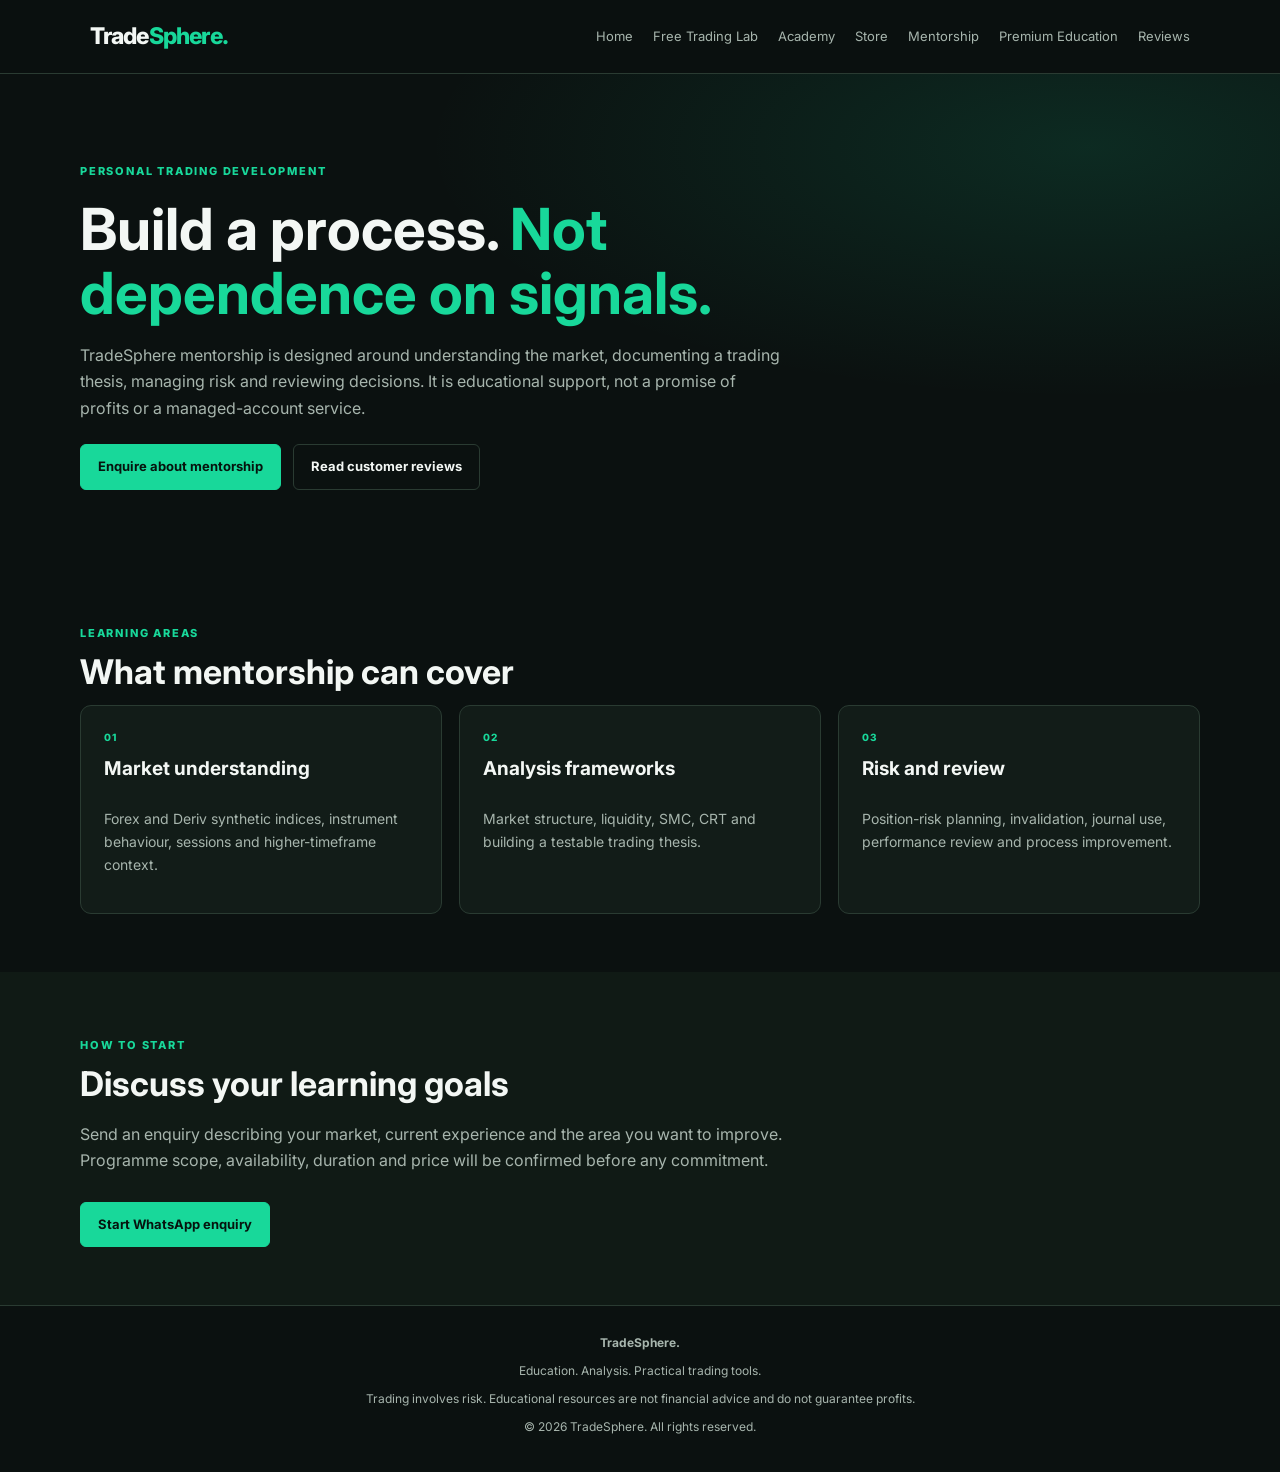
<file: mentorship.html>
<!DOCTYPE html>
<html lang="en">
<head>
  <meta charset="UTF-8">
  <meta name="viewport" content="width=device-width, initial-scale=1">
  <meta name="description" content="Enquire about structured one-to-one trading mentorship at TradeSphere.">
  <title>TradeSphere | Mentorship</title>
  <link rel="preconnect" href="https://fonts.googleapis.com">
  <link rel="preconnect" href="https://fonts.gstatic.com" crossorigin>
  <link href="https://fonts.googleapis.com/css2?family=Inter:wght@400;500;600;700;800&display=swap" rel="stylesheet">
  <link rel="stylesheet" href="commerce.css">
</head>
<body>
<header class="ts-header">
  <a class="ts-logo" href="index.html">Trade<span>Sphere.</span></a>
  <button class="ts-menu" id="tsMenu" type="button" aria-label="Toggle navigation" aria-expanded="false">☰</button>
  <nav class="ts-nav" id="tsNav">
    <a href="index.html">Home</a>
    <a href="market-analysis.html">Free Trading Lab</a>
    <a href="academy.html">Academy</a>
    <a href="store.html">Store</a>
    <a href="mentorship.html">Mentorship</a>
    <a href="premium.html">Premium Education</a>
    <a href="reviews.html">Reviews</a>
  </nav>
</header>
<main>
  <section class="ts-hero"><div class="ts-wrap">
    <span class="ts-kicker">PERSONAL TRADING DEVELOPMENT</span>
    <h1>Build a process. <span>Not dependence on signals.</span></h1>
    <p>TradeSphere mentorship is designed around understanding the market, documenting a trading thesis, managing risk and reviewing decisions. It is educational support, not a promise of profits or a managed-account service.</p>
    <div class="ts-actions"><a class="ts-btn primary" href="https://wa.me/254769551181?text=Hello%2C%20I%27d%20like%20to%20enquire%20about%20TradeSphere%20paid%20mentorship.">Enquire about mentorship</a><a class="ts-btn secondary" href="reviews.html">Read customer reviews</a></div>
  </div></section>
  <section class="ts-section"><div class="ts-wrap">
    <span class="ts-kicker">LEARNING AREAS</span><h2>What mentorship can cover</h2>
    <div class="ts-grid">
      <article class="ts-card"><span class="ts-label">01</span><h3>Market understanding</h3><p>Forex and Deriv synthetic indices, instrument behaviour, sessions and higher-timeframe context.</p></article>
      <article class="ts-card"><span class="ts-label">02</span><h3>Analysis frameworks</h3><p>Market structure, liquidity, SMC, CRT and building a testable trading thesis.</p></article>
      <article class="ts-card"><span class="ts-label">03</span><h3>Risk and review</h3><p>Position-risk planning, invalidation, journal use, performance review and process improvement.</p></article>
    </div>
  </div></section>
  <section class="ts-section alt"><div class="ts-wrap">
    <span class="ts-kicker">HOW TO START</span><h2>Discuss your learning goals</h2>
    <p class="ts-intro">Send an enquiry describing your market, current experience and the area you want to improve. Programme scope, availability, duration and price will be confirmed before any commitment.</p>
    <a class="ts-btn primary" href="https://wa.me/254769551181?text=Hello%2C%20I%27m%20interested%20in%20TradeSphere%20mentorship.%20My%20main%20market%20is%20%5BForex%2FDeriv%5D%20and%20my%20learning%20goal%20is%20...">Start WhatsApp enquiry</a>
  </div></section>
</main>
<footer class="ts-footer">
  <strong>TradeSphere.</strong>
  <p>Education. Analysis. Practical trading tools.</p>
  <p>Trading involves risk. Educational resources are not financial advice and do not guarantee profits.</p>
  <p>© <span data-current-year></span> TradeSphere. All rights reserved.</p>
</footer>
<script src="commerce.js" defer></script>
</body>
</html>
</file>
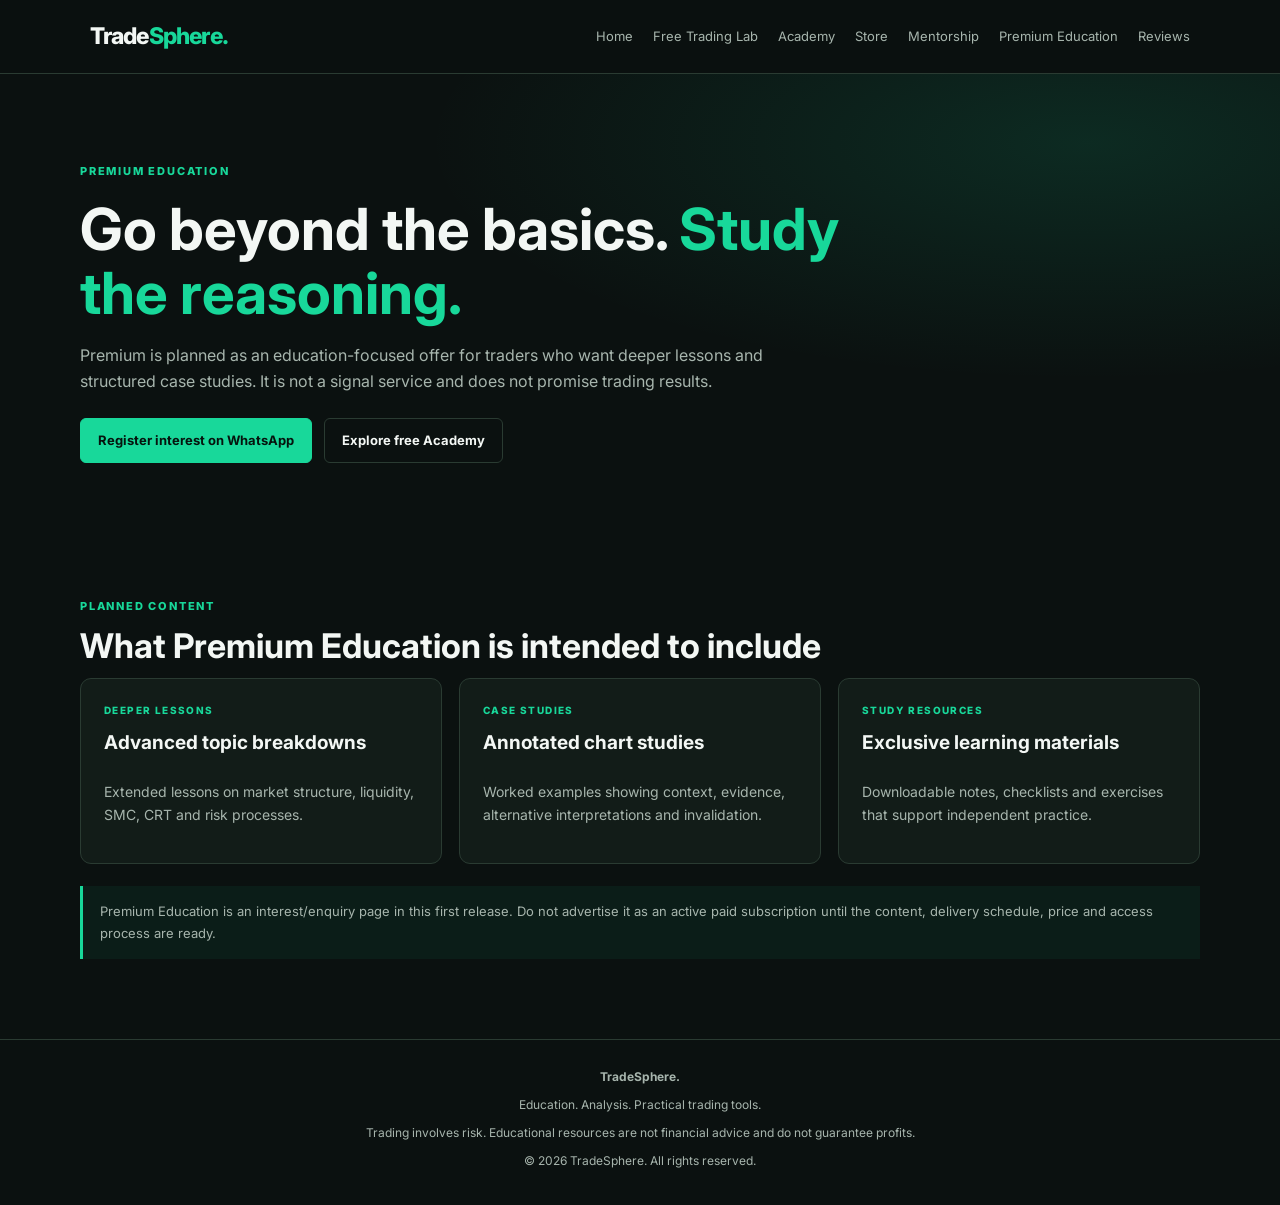
<file: premium.html>
<!DOCTYPE html>
<html lang="en">
<head>
  <meta charset="UTF-8">
  <meta name="viewport" content="width=device-width, initial-scale=1">
  <meta name="description" content="TradeSphere Premium Education — advanced lessons, case studies and structured learning resources.">
  <title>TradeSphere | Premium Education</title>
  <link rel="preconnect" href="https://fonts.googleapis.com">
  <link rel="preconnect" href="https://fonts.gstatic.com" crossorigin>
  <link href="https://fonts.googleapis.com/css2?family=Inter:wght@400;500;600;700;800&display=swap" rel="stylesheet">
  <link rel="stylesheet" href="commerce.css">
</head>
<body>
<header class="ts-header">
  <a class="ts-logo" href="index.html">Trade<span>Sphere.</span></a>
  <button class="ts-menu" id="tsMenu" type="button" aria-label="Toggle navigation" aria-expanded="false">☰</button>
  <nav class="ts-nav" id="tsNav">
    <a href="index.html">Home</a>
    <a href="market-analysis.html">Free Trading Lab</a>
    <a href="academy.html">Academy</a>
    <a href="store.html">Store</a>
    <a href="mentorship.html">Mentorship</a>
    <a href="premium.html">Premium Education</a>
    <a href="reviews.html">Reviews</a>
  </nav>
</header>
<main>
  <section class="ts-hero"><div class="ts-wrap">
    <span class="ts-kicker">PREMIUM EDUCATION</span>
    <h1>Go beyond the basics. <span>Study the reasoning.</span></h1>
    <p>Premium is planned as an education-focused offer for traders who want deeper lessons and structured case studies. It is not a signal service and does not promise trading results.</p>
    <div class="ts-actions"><a class="ts-btn primary" href="https://wa.me/254769551181?text=Hello%2C%20I%27d%20like%20to%20register%20interest%20in%20TradeSphere%20Premium%20Education.">Register interest on WhatsApp</a><a class="ts-btn secondary" href="academy.html">Explore free Academy</a></div>
  </div></section>
  <section class="ts-section"><div class="ts-wrap">
    <span class="ts-kicker">PLANNED CONTENT</span><h2>What Premium Education is intended to include</h2>
    <div class="ts-grid">
      <article class="ts-card"><span class="ts-label">DEEPER LESSONS</span><h3>Advanced topic breakdowns</h3><p>Extended lessons on market structure, liquidity, SMC, CRT and risk processes.</p></article>
      <article class="ts-card"><span class="ts-label">CASE STUDIES</span><h3>Annotated chart studies</h3><p>Worked examples showing context, evidence, alternative interpretations and invalidation.</p></article>
      <article class="ts-card"><span class="ts-label">STUDY RESOURCES</span><h3>Exclusive learning materials</h3><p>Downloadable notes, checklists and exercises that support independent practice.</p></article>
    </div>
    <div class="ts-note">Premium Education is an interest/enquiry page in this first release. Do not advertise it as an active paid subscription until the content, delivery schedule, price and access process are ready.</div>
  </div></section>
</main>
<footer class="ts-footer">
  <strong>TradeSphere.</strong>
  <p>Education. Analysis. Practical trading tools.</p>
  <p>Trading involves risk. Educational resources are not financial advice and do not guarantee profits.</p>
  <p>© <span data-current-year></span> TradeSphere. All rights reserved.</p>
</footer>
<script src="commerce.js" defer></script>
</body>
</html>
</file>
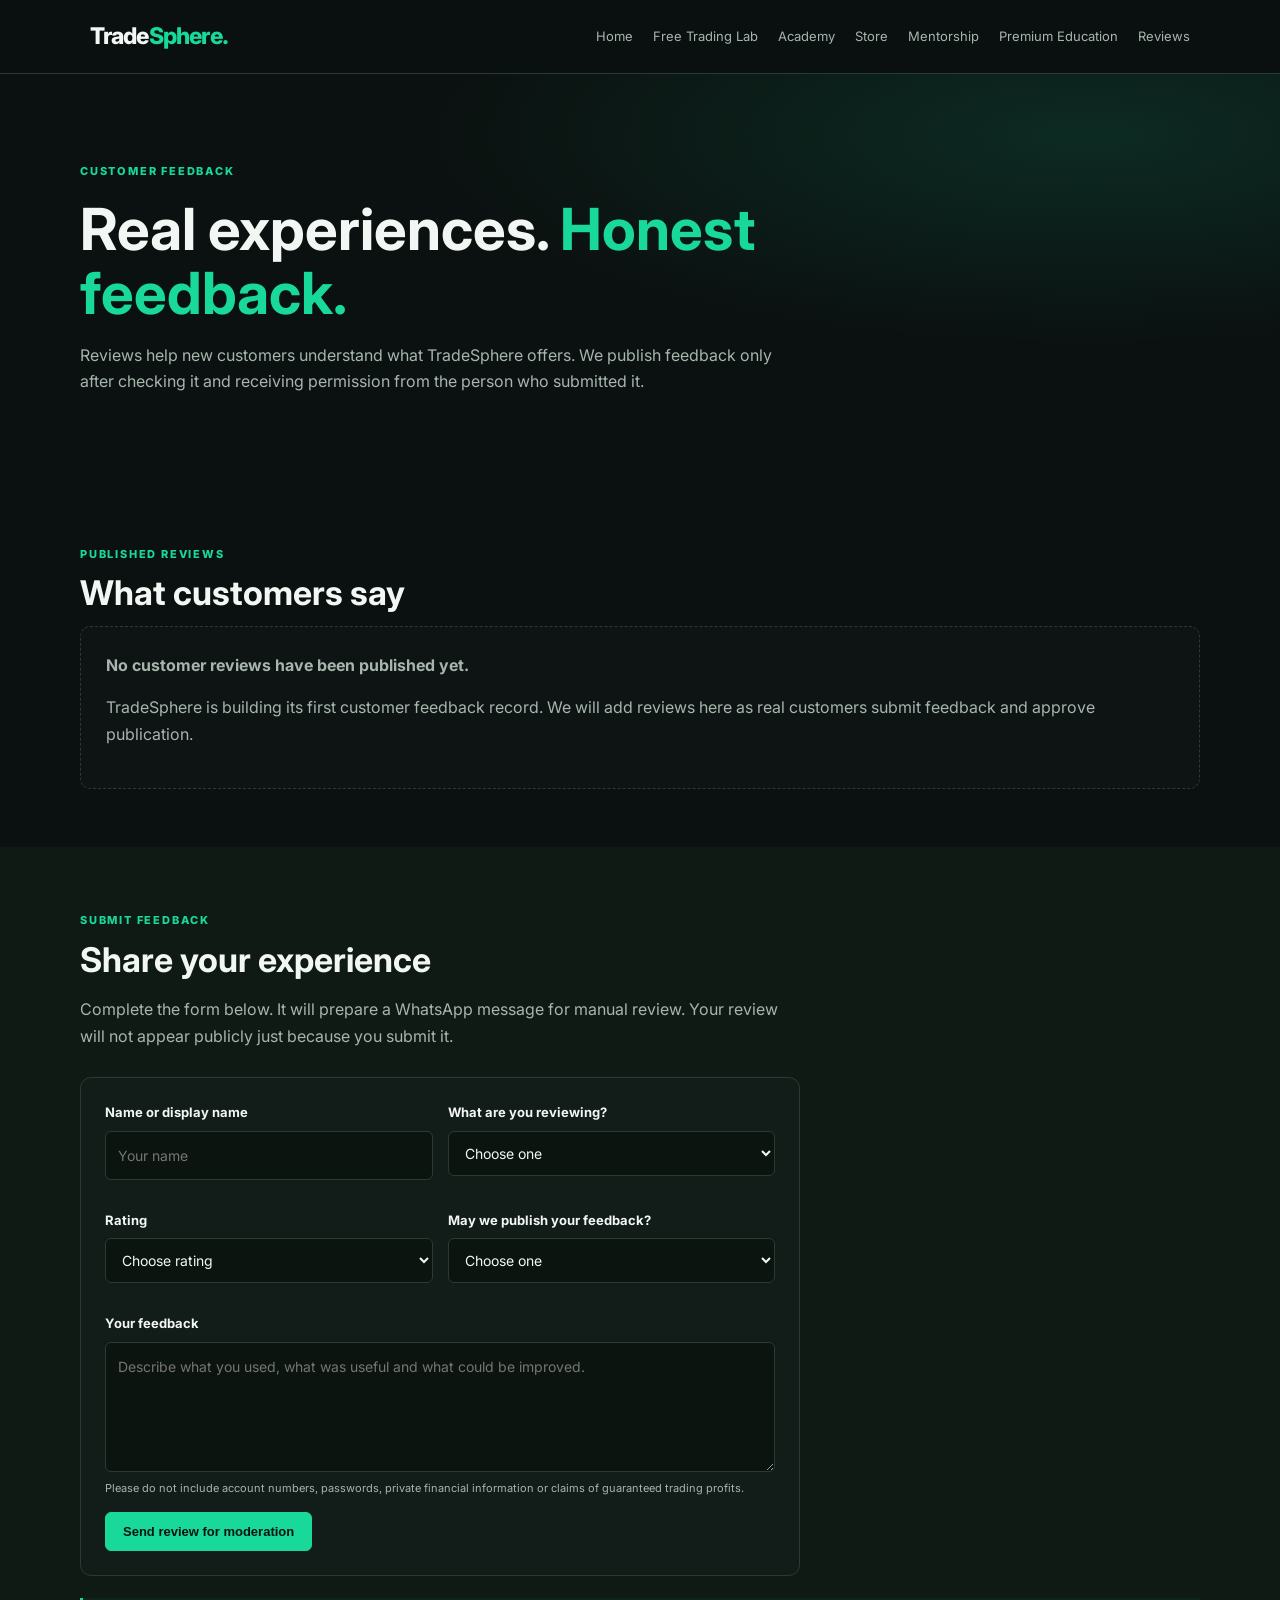
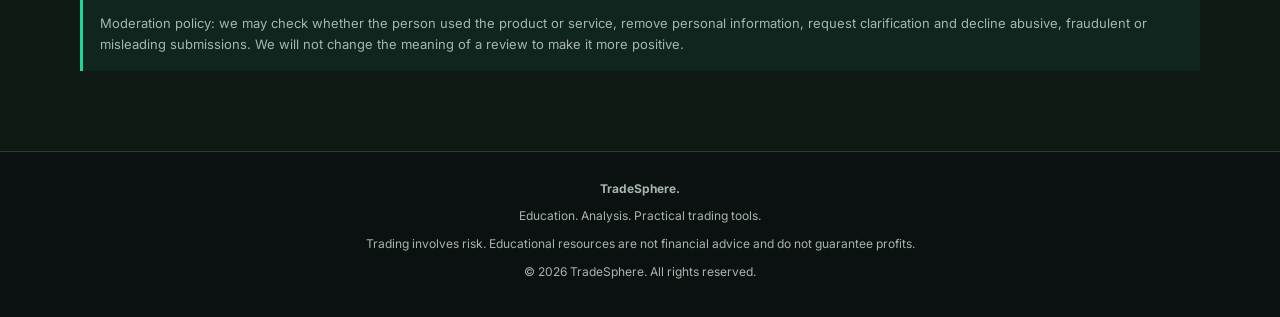
<file: reviews.html>
<!DOCTYPE html>
<html lang="en">
<head>
  <meta charset="UTF-8">
  <meta name="viewport" content="width=device-width, initial-scale=1">
  <meta name="description" content="Share feedback about TradeSphere products, resources and mentorship.">
  <title>TradeSphere | Reviews</title>
  <link rel="preconnect" href="https://fonts.googleapis.com">
  <link rel="preconnect" href="https://fonts.gstatic.com" crossorigin>
  <link href="https://fonts.googleapis.com/css2?family=Inter:wght@400;500;600;700;800&display=swap" rel="stylesheet">
  <link rel="stylesheet" href="commerce.css">
</head>
<body>
<header class="ts-header">
  <a class="ts-logo" href="index.html">Trade<span>Sphere.</span></a>
  <button class="ts-menu" id="tsMenu" type="button" aria-label="Toggle navigation" aria-expanded="false">☰</button>
  <nav class="ts-nav" id="tsNav">
    <a href="index.html">Home</a>
    <a href="market-analysis.html">Free Trading Lab</a>
    <a href="academy.html">Academy</a>
    <a href="store.html">Store</a>
    <a href="mentorship.html">Mentorship</a>
    <a href="premium.html">Premium Education</a>
    <a href="reviews.html">Reviews</a>
  </nav>
</header>
<main>
  <section class="ts-hero"><div class="ts-wrap">
    <span class="ts-kicker">CUSTOMER FEEDBACK</span>
    <h1>Real experiences. <span>Honest feedback.</span></h1>
    <p>Reviews help new customers understand what TradeSphere offers. We publish feedback only after checking it and receiving permission from the person who submitted it.</p>
  </div></section>
  <section class="ts-section"><div class="ts-wrap">
    <span class="ts-kicker">PUBLISHED REVIEWS</span>
    <h2>What customers say</h2>
    <div class="ts-empty">
      <strong>No customer reviews have been published yet.</strong>
      <p>TradeSphere is building its first customer feedback record. We will add reviews here as real customers submit feedback and approve publication.</p>
    </div>
  </div></section>
  <section class="ts-section alt"><div class="ts-wrap">
    <span class="ts-kicker">SUBMIT FEEDBACK</span>
    <h2>Share your experience</h2>
    <p class="ts-intro">Complete the form below. It will prepare a WhatsApp message for manual review. Your review will not appear publicly just because you submit it.</p>
    <form class="ts-form" id="reviewForm">
      <div class="ts-form-grid">
        <div class="ts-field">
          <label for="reviewerName">Name or display name</label>
          <input id="reviewerName" name="reviewerName" maxlength="60" required placeholder="Your name">
        </div>
        <div class="ts-field">
          <label for="reviewedItem">What are you reviewing?</label>
          <select id="reviewedItem" name="reviewedItem" required>
            <option value="">Choose one</option>
            <option>Trading journal or template</option>
            <option>Strategy playbook</option>
            <option>Paid mentorship</option>
            <option>Free Trading Lab</option>
            <option>Trading Academy</option>
            <option>Other TradeSphere resource</option>
          </select>
        </div>
        <div class="ts-field">
          <label for="rating">Rating</label>
          <select id="rating" name="rating" required>
            <option value="">Choose rating</option>
            <option value="5">5 — Excellent</option>
            <option value="4">4 — Good</option>
            <option value="3">3 — Average</option>
            <option value="2">2 — Poor</option>
            <option value="1">1 — Very poor</option>
          </select>
        </div>
        <div class="ts-field">
          <label for="permission">May we publish your feedback?</label>
          <select id="permission" name="permission" required>
            <option value="">Choose one</option>
            <option value="yes">Yes, using my chosen display name</option>
            <option value="no">No, feedback for private use only</option>
          </select>
        </div>
        <div class="ts-field full">
          <label for="reviewText">Your feedback</label>
          <textarea id="reviewText" name="reviewText" required minlength="15" maxlength="1200" placeholder="Describe what you used, what was useful and what could be improved."></textarea>
          <small>Please do not include account numbers, passwords, private financial information or claims of guaranteed trading profits.</small>
        </div>
      </div>
      <button class="ts-btn primary" type="submit">Send review for moderation</button>
    </form>
    <div class="ts-note">Moderation policy: we may check whether the person used the product or service, remove personal information, request clarification and decline abusive, fraudulent or misleading submissions. We will not change the meaning of a review to make it more positive.</div>
  </div></section>
</main>
<footer class="ts-footer">
  <strong>TradeSphere.</strong>
  <p>Education. Analysis. Practical trading tools.</p>
  <p>Trading involves risk. Educational resources are not financial advice and do not guarantee profits.</p>
  <p>© <span data-current-year></span> TradeSphere. All rights reserved.</p>
</footer>
<script src="commerce.js" defer></script>
</body>
</html>
</file>
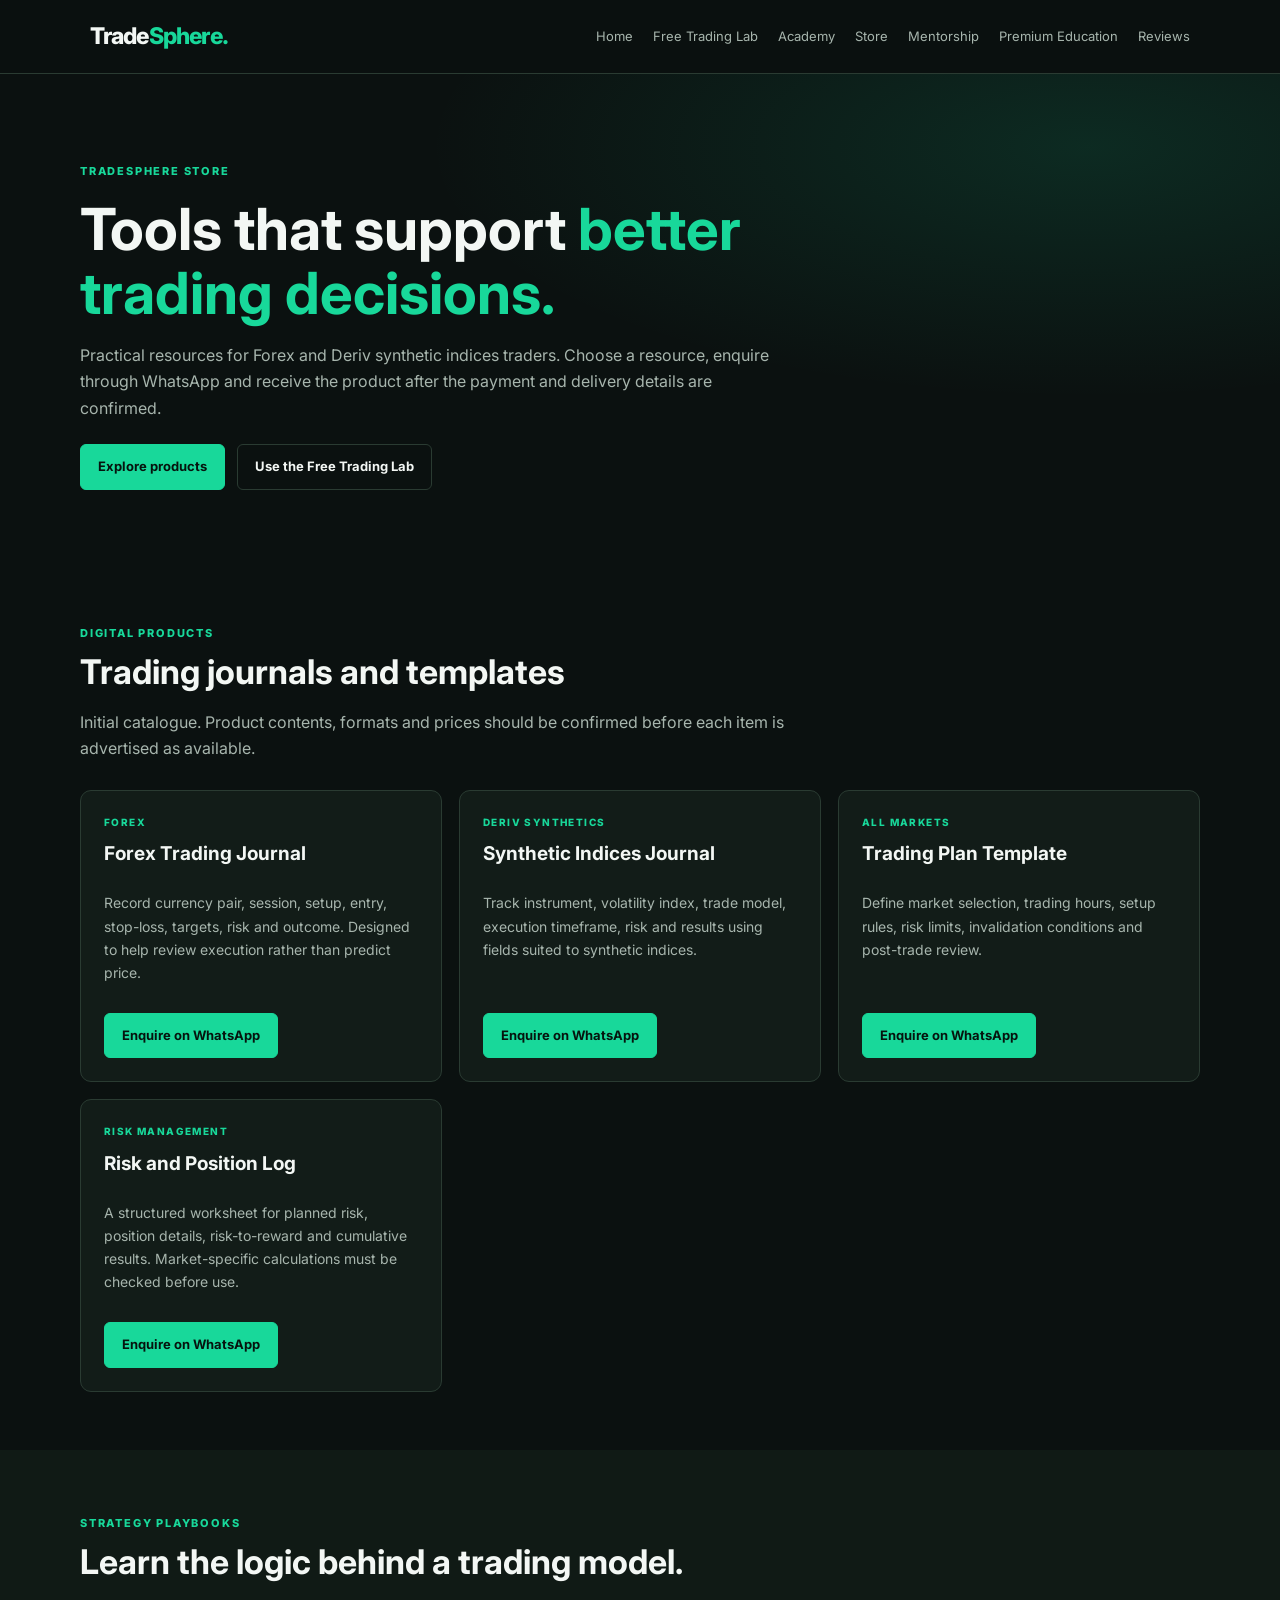
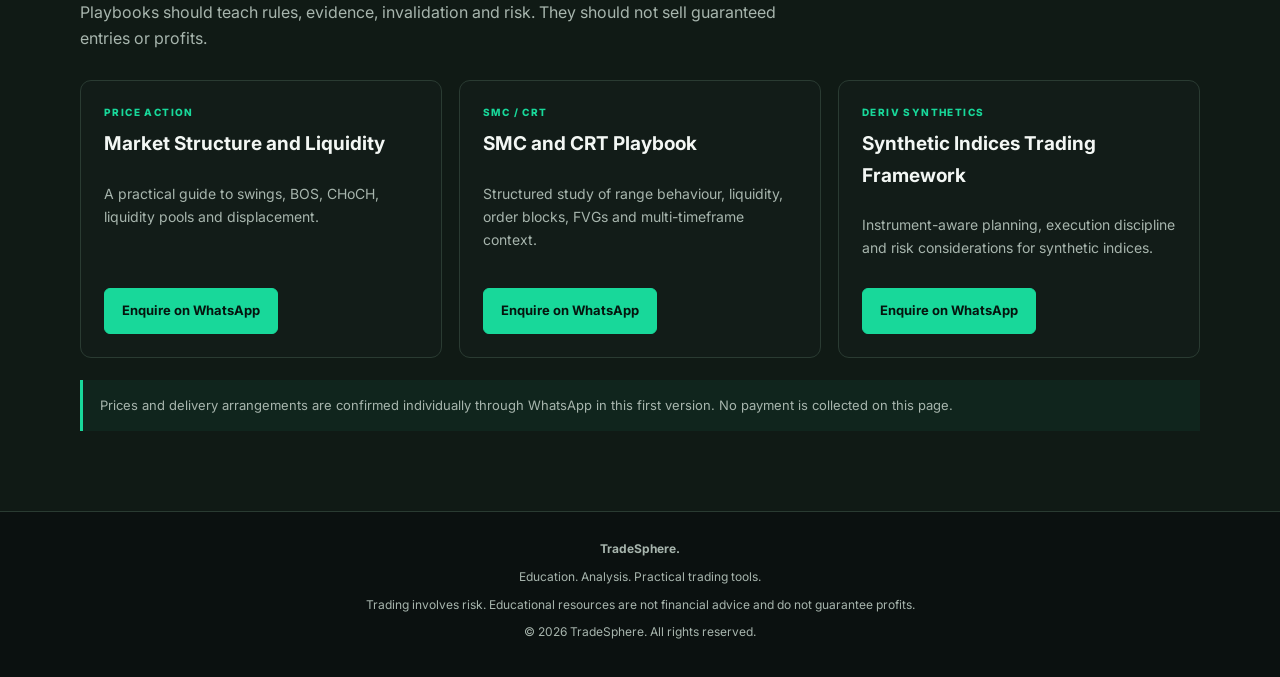
<file: store.html>
<!DOCTYPE html>
<html lang="en">
<head>
  <meta charset="UTF-8">
  <meta name="viewport" content="width=device-width, initial-scale=1">
  <meta name="description" content="Trading journals, templates and strategy playbooks from TradeSphere.">
  <title>TradeSphere Store</title>
  <link rel="preconnect" href="https://fonts.googleapis.com">
  <link rel="preconnect" href="https://fonts.gstatic.com" crossorigin>
  <link href="https://fonts.googleapis.com/css2?family=Inter:wght@400;500;600;700;800&display=swap" rel="stylesheet">
  <link rel="stylesheet" href="commerce.css">
</head>
<body>
<header class="ts-header">
  <a class="ts-logo" href="index.html">Trade<span>Sphere.</span></a>
  <button class="ts-menu" id="tsMenu" type="button" aria-label="Toggle navigation" aria-expanded="false">☰</button>
  <nav class="ts-nav" id="tsNav">
    <a href="index.html">Home</a>
    <a href="market-analysis.html">Free Trading Lab</a>
    <a href="academy.html">Academy</a>
    <a href="store.html">Store</a>
    <a href="mentorship.html">Mentorship</a>
    <a href="premium.html">Premium Education</a>
    <a href="reviews.html">Reviews</a>
  </nav>
</header>
<main>
  <section class="ts-hero"><div class="ts-wrap">
    <span class="ts-kicker">TRADESPHERE STORE</span>
    <h1>Tools that support <span>better trading decisions.</span></h1>
    <p>Practical resources for Forex and Deriv synthetic indices traders. Choose a resource, enquire through WhatsApp and receive the product after the payment and delivery details are confirmed.</p>
    <div class="ts-actions">
      <a class="ts-btn primary" href="#products">Explore products</a>
      <a class="ts-btn secondary" href="market-analysis.html">Use the Free Trading Lab</a>
    </div>
  </div></section>

  <section class="ts-section" id="products"><div class="ts-wrap">
    <span class="ts-kicker">DIGITAL PRODUCTS</span>
    <h2>Trading journals and templates</h2>
    <p class="ts-intro">Initial catalogue. Product contents, formats and prices should be confirmed before each item is advertised as available.</p>
    <div class="ts-grid">
      <article class="ts-card">
        <span class="ts-label">FOREX</span><h3>Forex Trading Journal</h3>
        <p>Record currency pair, session, setup, entry, stop-loss, targets, risk and outcome. Designed to help review execution rather than predict price.</p>
        <div class="ts-card-bottom"><a class="ts-btn primary" href="https://wa.me/254769551181?text=Hello%2C%20I%27d%20like%20to%20enquire%20about%20the%20Forex%20Trading%20Journal.">Enquire on WhatsApp</a></div>
      </article>
      <article class="ts-card">
        <span class="ts-label">DERIV SYNTHETICS</span><h3>Synthetic Indices Journal</h3>
        <p>Track instrument, volatility index, trade model, execution timeframe, risk and results using fields suited to synthetic indices.</p>
        <div class="ts-card-bottom"><a class="ts-btn primary" href="https://wa.me/254769551181?text=Hello%2C%20I%27d%20like%20to%20enquire%20about%20the%20Synthetic%20Indices%20Journal.">Enquire on WhatsApp</a></div>
      </article>
      <article class="ts-card">
        <span class="ts-label">ALL MARKETS</span><h3>Trading Plan Template</h3>
        <p>Define market selection, trading hours, setup rules, risk limits, invalidation conditions and post-trade review.</p>
        <div class="ts-card-bottom"><a class="ts-btn primary" href="https://wa.me/254769551181?text=Hello%2C%20I%27d%20like%20to%20enquire%20about%20the%20Trading%20Plan%20Template.">Enquire on WhatsApp</a></div>
      </article>
      <article class="ts-card">
        <span class="ts-label">RISK MANAGEMENT</span><h3>Risk and Position Log</h3>
        <p>A structured worksheet for planned risk, position details, risk-to-reward and cumulative results. Market-specific calculations must be checked before use.</p>
        <div class="ts-card-bottom"><a class="ts-btn primary" href="https://wa.me/254769551181?text=Hello%2C%20I%27d%20like%20to%20enquire%20about%20the%20Risk%20and%20Position%20Log.">Enquire on WhatsApp</a></div>
      </article>
    </div>
  </div></section>

  <section class="ts-section alt"><div class="ts-wrap">
    <span class="ts-kicker">STRATEGY PLAYBOOKS</span><h2>Learn the logic behind a trading model.</h2>
    <p class="ts-intro">Playbooks should teach rules, evidence, invalidation and risk. They should not sell guaranteed entries or profits.</p>
    <div class="ts-grid">
      <article class="ts-card"><span class="ts-label">PRICE ACTION</span><h3>Market Structure and Liquidity</h3><p>A practical guide to swings, BOS, CHoCH, liquidity pools and displacement.</p><div class="ts-card-bottom"><a class="ts-btn primary" href="https://wa.me/254769551181?text=Hello%2C%20I%27d%20like%20to%20enquire%20about%20the%20Market%20Structure%20and%20Liquidity%20Playbook.">Enquire on WhatsApp</a></div></article>
      <article class="ts-card"><span class="ts-label">SMC / CRT</span><h3>SMC and CRT Playbook</h3><p>Structured study of range behaviour, liquidity, order blocks, FVGs and multi-timeframe context.</p><div class="ts-card-bottom"><a class="ts-btn primary" href="https://wa.me/254769551181?text=Hello%2C%20I%27d%20like%20to%20enquire%20about%20the%20SMC%20and%20CRT%20Playbook.">Enquire on WhatsApp</a></div></article>
      <article class="ts-card"><span class="ts-label">DERIV SYNTHETICS</span><h3>Synthetic Indices Trading Framework</h3><p>Instrument-aware planning, execution discipline and risk considerations for synthetic indices.</p><div class="ts-card-bottom"><a class="ts-btn primary" href="https://wa.me/254769551181?text=Hello%2C%20I%27d%20like%20to%20enquire%20about%20the%20Synthetic%20Indices%20Trading%20Framework.">Enquire on WhatsApp</a></div></article>
    </div>
    <div class="ts-note">Prices and delivery arrangements are confirmed individually through WhatsApp in this first version. No payment is collected on this page.</div>
  </div></section>
</main>
<footer class="ts-footer">
  <strong>TradeSphere.</strong>
  <p>Education. Analysis. Practical trading tools.</p>
  <p>Trading involves risk. Educational resources are not financial advice and do not guarantee profits.</p>
  <p>© <span data-current-year></span> TradeSphere. All rights reserved.</p>
</footer>
<script src="commerce.js" defer></script>
</body>
</html>
</file>
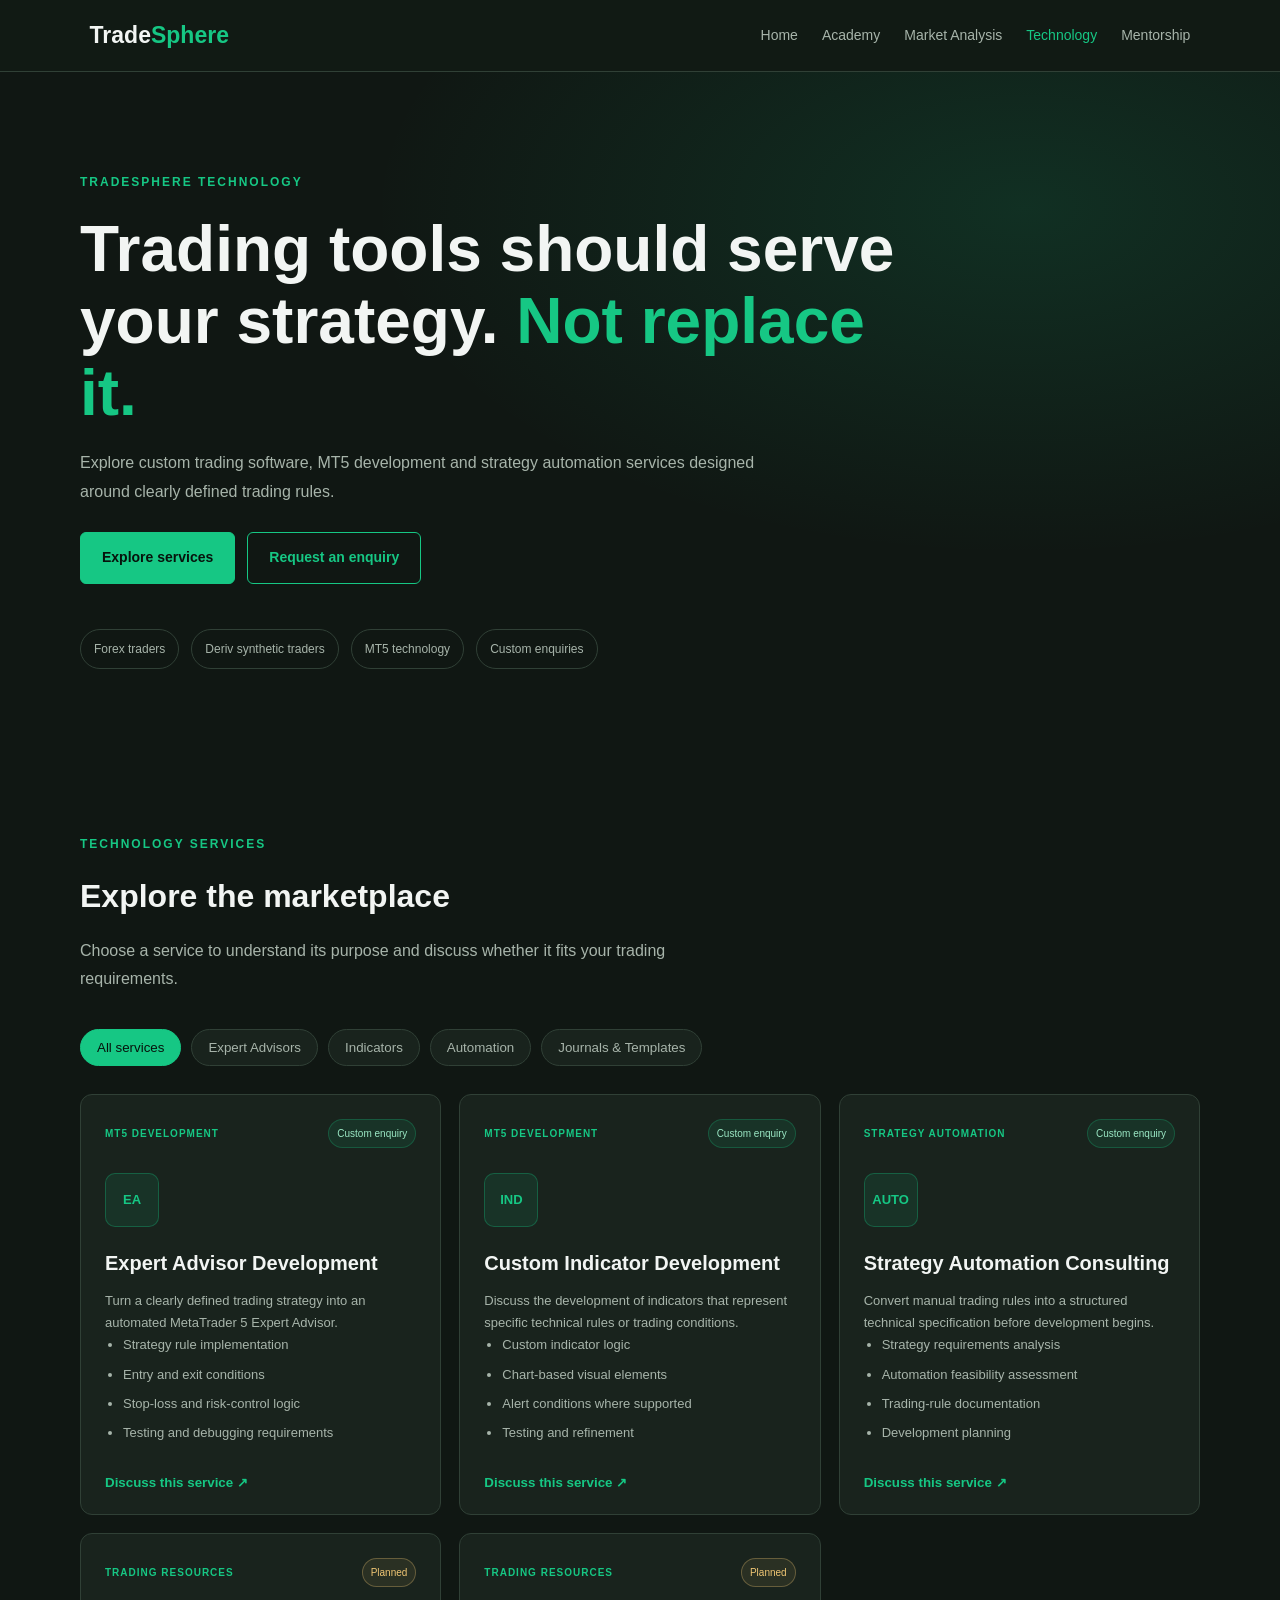
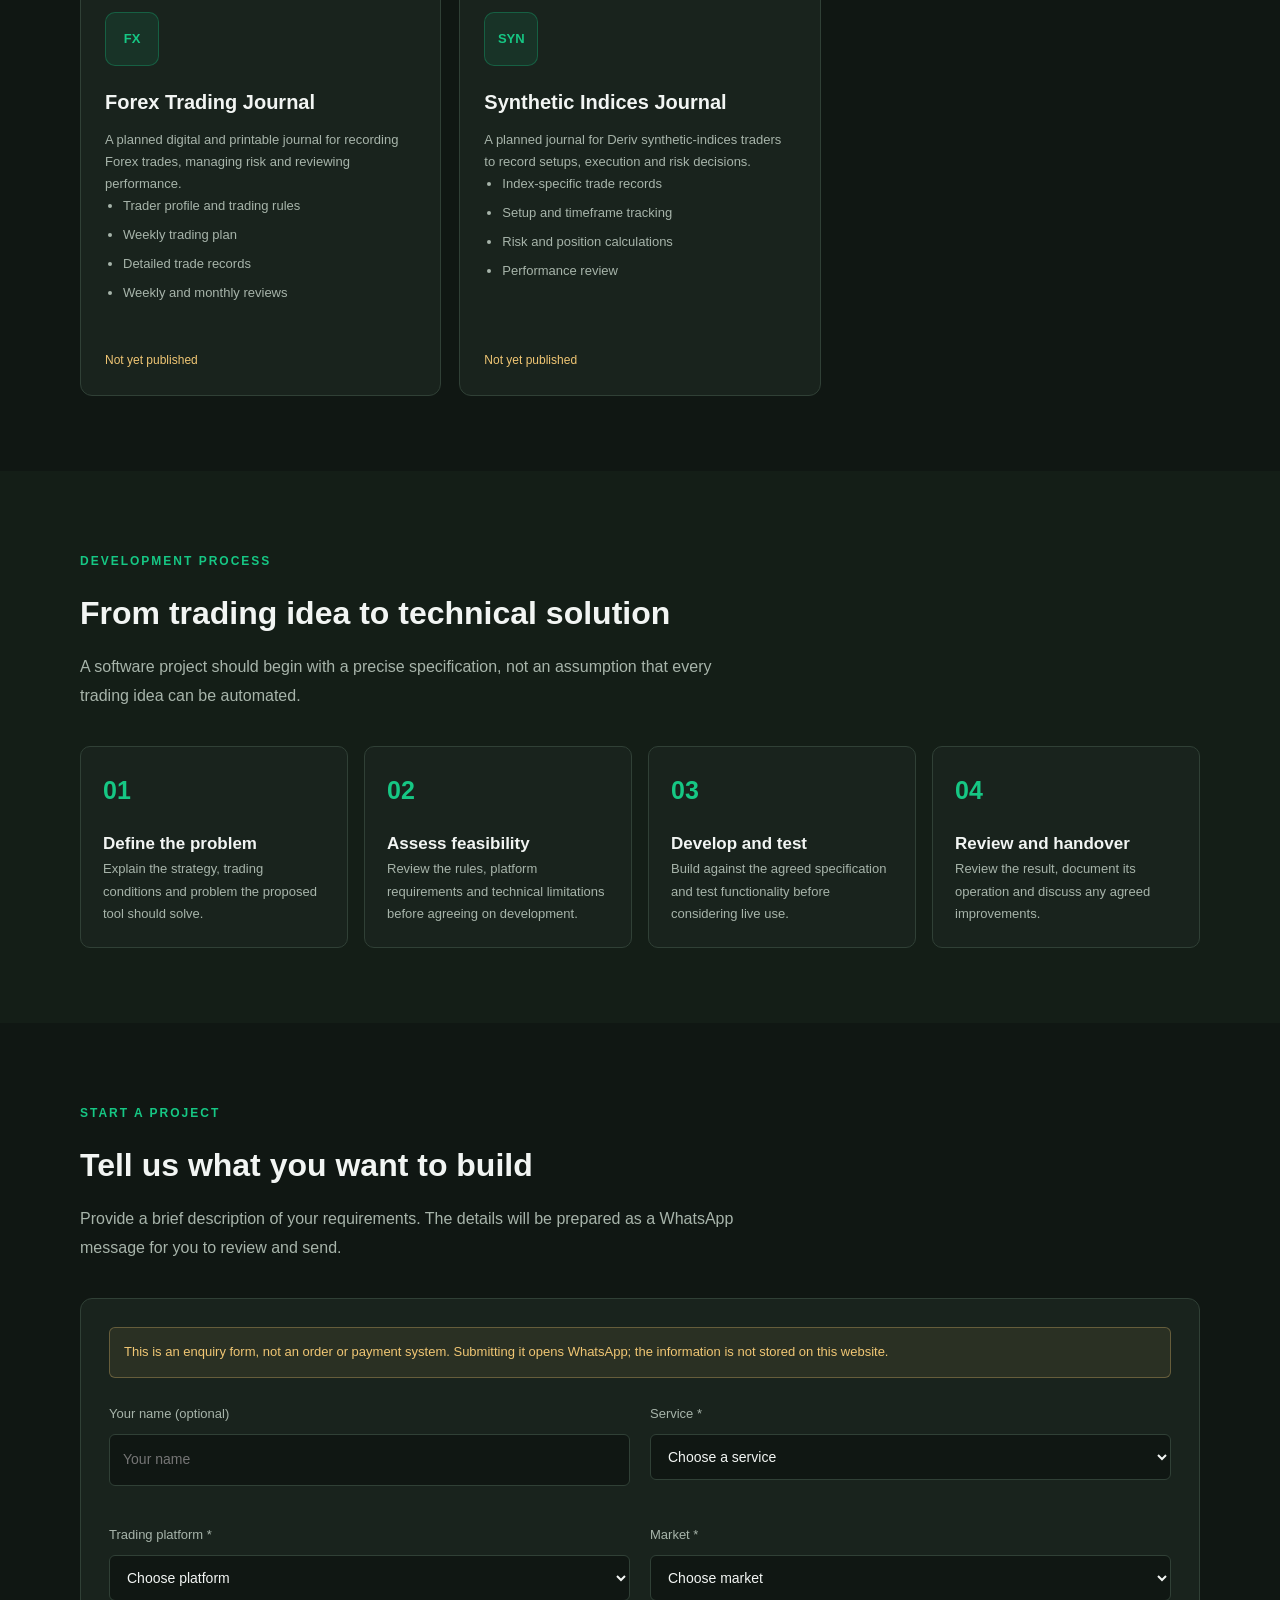
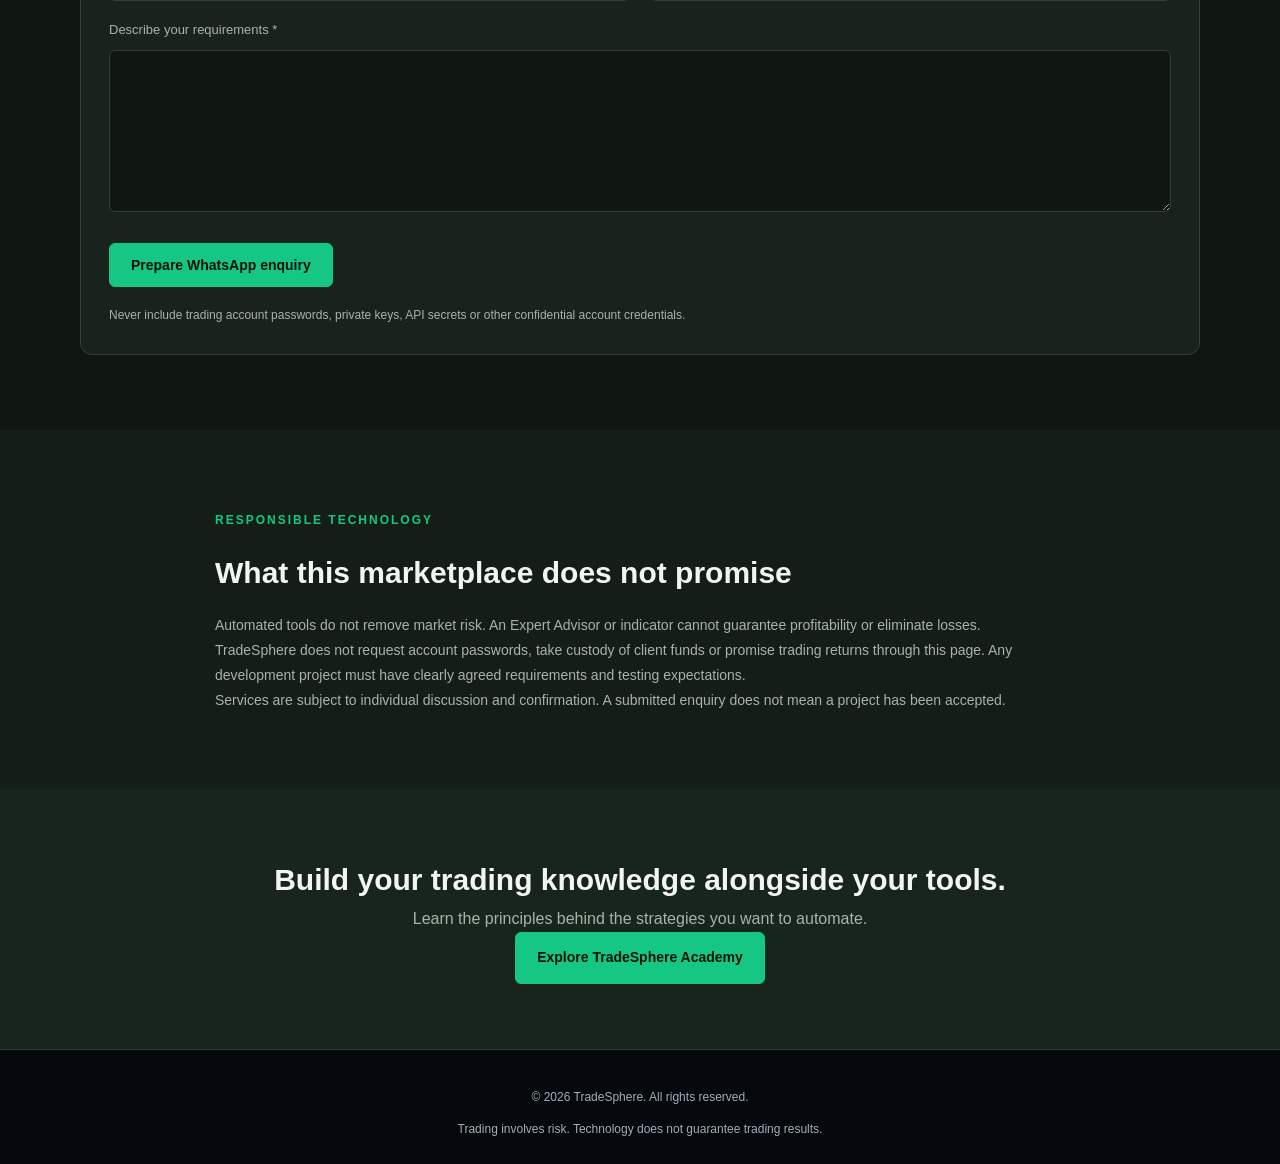
<file: technology.html>
<!DOCTYPE html>
<html lang="en">
<head>
  <meta charset="UTF-8">
  <meta name="viewport" content="width=device-width, initial-scale=1.0">
  <meta name="description" content="TradeSphere trading technology, MT5 development and trading tools.">
  <title>Technology Marketplace | TradeSphere</title>

  <link rel="stylesheet" href="style.css">
  <link rel="stylesheet" href="technology.css">
</head>

<body class="tech-page">

<header class="tech-header">

  <a href="index.html" class="tech-brand">
    Trade<span>Sphere</span>
  </a>

  <button
    class="tech-menu"
    id="techMenuToggle"
    aria-label="Toggle navigation"
    aria-controls="techNav"
    aria-expanded="false">
    ☰
  </button>

  <nav class="tech-nav" id="techNav">
    <a href="index.html">Home</a>
    <a href="academy.html">Academy</a>
    <a href="market-analysis.html">Market Analysis</a>
    <a href="technology.html" class="active">Technology</a>
    <a href="index.html#mentorship">Mentorship</a>
  </nav>

</header>

<main>

  <!-- HERO -->

  <section class="tech-hero">

    <div class="tech-container">

      <span class="tech-eyebrow">
        TRADESPHERE TECHNOLOGY
      </span>

      <h1>
        Trading tools should serve your strategy.
        <span>Not replace it.</span>
      </h1>

      <p>
        Explore custom trading software, MT5 development and
        strategy automation services designed around clearly
        defined trading rules.
      </p>

      <div class="tech-hero-actions">

        <a href="#tech-services" class="tech-button">
          Explore services
        </a>

        <a href="#tech-enquiry" class="tech-outline-button">
          Request an enquiry
        </a>

      </div>

      <div class="tech-highlights">
        <span>Forex traders</span>
        <span>Deriv synthetic traders</span>
        <span>MT5 technology</span>
        <span>Custom enquiries</span>
      </div>

    </div>

  </section>


  <!-- SERVICES -->

  <section class="tech-section" id="tech-services">

    <div class="tech-container">

      <div class="tech-heading">

        <span class="tech-eyebrow">
          TECHNOLOGY SERVICES
        </span>

        <h2>Explore the marketplace</h2>

        <p>
          Choose a service to understand its purpose and discuss
          whether it fits your trading requirements.
        </p>

      </div>


      <!-- FILTERS -->

      <div class="tech-filters">

        <button class="tech-filter active" data-filter="all">
          All services
        </button>

        <button class="tech-filter" data-filter="ea">
          Expert Advisors
        </button>

        <button class="tech-filter" data-filter="indicator">
          Indicators
        </button>

        <button class="tech-filter" data-filter="automation">
          Automation
        </button>

        <button class="tech-filter" data-filter="templates">
          Journals & Templates
        </button>

      </div>


      <!-- SERVICE CARDS -->

      <div class="tech-grid">


        <article class="tech-card" data-category="ea">

          <div class="tech-card-top">
            <span class="tech-category">MT5 DEVELOPMENT</span>
            <span class="tech-status">Custom enquiry</span>
          </div>

          <div class="tech-icon">EA</div>

          <h3>Expert Advisor Development</h3>

          <p>
            Turn a clearly defined trading strategy into an
            automated MetaTrader 5 Expert Advisor.
          </p>

          <ul>
            <li>Strategy rule implementation</li>
            <li>Entry and exit conditions</li>
            <li>Stop-loss and risk-control logic</li>
            <li>Testing and debugging requirements</li>
          </ul>

          <button
            class="tech-card-button"
            data-service="expert-advisor">
            Discuss this service ↗
          </button>

        </article>


        <article class="tech-card" data-category="indicator">

          <div class="tech-card-top">
            <span class="tech-category">MT5 DEVELOPMENT</span>
            <span class="tech-status">Custom enquiry</span>
          </div>

          <div class="tech-icon">IND</div>

          <h3>Custom Indicator Development</h3>

          <p>
            Discuss the development of indicators that represent
            specific technical rules or trading conditions.
          </p>

          <ul>
            <li>Custom indicator logic</li>
            <li>Chart-based visual elements</li>
            <li>Alert conditions where supported</li>
            <li>Testing and refinement</li>
          </ul>

          <button
            class="tech-card-button"
            data-service="indicator">
            Discuss this service ↗
          </button>

        </article>


        <article class="tech-card" data-category="automation">

          <div class="tech-card-top">
            <span class="tech-category">STRATEGY AUTOMATION</span>
            <span class="tech-status">Custom enquiry</span>
          </div>

          <div class="tech-icon">AUTO</div>

          <h3>Strategy Automation Consulting</h3>

          <p>
            Convert manual trading rules into a structured
            technical specification before development begins.
          </p>

          <ul>
            <li>Strategy requirements analysis</li>
            <li>Automation feasibility assessment</li>
            <li>Trading-rule documentation</li>
            <li>Development planning</li>
          </ul>

          <button
            class="tech-card-button"
            data-service="automation">
            Discuss this service ↗
          </button>

        </article>


        <article class="tech-card" data-category="templates">

          <div class="tech-card-top">
            <span class="tech-category">TRADING RESOURCES</span>
            <span class="tech-status planned">Planned</span>
          </div>

          <div class="tech-icon">FX</div>

          <h3>Forex Trading Journal</h3>

          <p>
            A planned digital and printable journal for recording
            Forex trades, managing risk and reviewing performance.
          </p>

          <ul>
            <li>Trader profile and trading rules</li>
            <li>Weekly trading plan</li>
            <li>Detailed trade records</li>
            <li>Weekly and monthly reviews</li>
          </ul>

          <span class="tech-unavailable">
            Not yet published
          </span>

        </article>


        <article class="tech-card" data-category="templates">

          <div class="tech-card-top">
            <span class="tech-category">TRADING RESOURCES</span>
            <span class="tech-status planned">Planned</span>
          </div>

          <div class="tech-icon">SYN</div>

          <h3>Synthetic Indices Journal</h3>

          <p>
            A planned journal for Deriv synthetic-indices traders
            to record setups, execution and risk decisions.
          </p>

          <ul>
            <li>Index-specific trade records</li>
            <li>Setup and timeframe tracking</li>
            <li>Risk and position calculations</li>
            <li>Performance review</li>
          </ul>

          <span class="tech-unavailable">
            Not yet published
          </span>

        </article>

      </div>

    </div>

  </section>


  <!-- DEVELOPMENT PROCESS -->

  <section class="tech-section tech-alt">

    <div class="tech-container">

      <div class="tech-heading">

        <span class="tech-eyebrow">
          DEVELOPMENT PROCESS
        </span>

        <h2>From trading idea to technical solution</h2>

        <p>
          A software project should begin with a precise specification,
          not an assumption that every trading idea can be automated.
        </p>

      </div>


      <div class="tech-process-grid">

        <article class="tech-process-card">
          <span>01</span>
          <h3>Define the problem</h3>
          <p>
            Explain the strategy, trading conditions and problem
            the proposed tool should solve.
          </p>
        </article>

        <article class="tech-process-card">
          <span>02</span>
          <h3>Assess feasibility</h3>
          <p>
            Review the rules, platform requirements and technical
            limitations before agreeing on development.
          </p>
        </article>

        <article class="tech-process-card">
          <span>03</span>
          <h3>Develop and test</h3>
          <p>
            Build against the agreed specification and test
            functionality before considering live use.
          </p>
        </article>

        <article class="tech-process-card">
          <span>04</span>
          <h3>Review and handover</h3>
          <p>
            Review the result, document its operation and discuss
            any agreed improvements.
          </p>
        </article>

      </div>

    </div>

  </section>


  <!-- ENQUIRY FORM -->

  <section class="tech-section" id="tech-enquiry">

    <div class="tech-container">

      <div class="tech-heading">

        <span class="tech-eyebrow">
          START A PROJECT
        </span>

        <h2>Tell us what you want to build</h2>

        <p>
          Provide a brief description of your requirements.
          The details will be prepared as a WhatsApp message
          for you to review and send.
        </p>

      </div>


      <div class="tech-form-panel">

        <div class="tech-form-notice">
          This is an enquiry form, not an order or payment system.
          Submitting it opens WhatsApp; the information is not
          stored on this website.
        </div>


        <form id="techEnquiryForm">

          <div class="tech-form-grid">

            <div class="tech-field">

              <label for="clientName">
                Your name (optional)
              </label>

              <input
                type="text"
                id="clientName"
                maxlength="80"
                placeholder="Your name">

            </div>


            <div class="tech-field">

              <label for="requestedService">
                Service *
              </label>

              <select id="requestedService" required>

                <option value="">Choose a service</option>

                <option value="expert-advisor">
                  MT5 Expert Advisor Development
                </option>

                <option value="indicator">
                  Custom Indicator Development
                </option>

                <option value="automation">
                  Strategy Automation Consulting
                </option>

                <option value="templates">
                  Trading Journals and Templates
                </option>

                <option value="other">
                  Other technology enquiry
                </option>

              </select>

            </div>


            <div class="tech-field">

              <label for="tradingPlatform">
                Trading platform *
              </label>

              <select id="tradingPlatform" required>

                <option value="">Choose platform</option>
                <option>MetaTrader 5</option>
                <option>MetaTrader 4</option>
                <option>TradingView</option>
                <option>Other</option>
                <option>Not sure yet</option>

              </select>

            </div>


            <div class="tech-field">

              <label for="tradingMarket">
                Market *
              </label>

              <select id="tradingMarket" required>

                <option value="">Choose market</option>
                <option>Forex</option>
                <option>Deriv Synthetic Indices</option>
                <option>Gold and other metals</option>
                <option>Multiple markets</option>
                <option>Other</option>

              </select>

            </div>

          </div>


          <div class="tech-field">

            <label for="projectBrief">
              Describe your requirements *
            </label>

            <textarea
              id="projectBrief"
              rows="6"
              maxlength="1500"
              minlength="15"
              required
              placeholder="Describe your strategy, the features you need and how you expect the tool to work.">
            </textarea>

          </div>


          <button type="submit" class="tech-button tech-submit">
            Prepare WhatsApp enquiry
          </button>


          <p class="tech-privacy-note">
            Never include trading account passwords, private keys,
            API secrets or other confidential account credentials.
          </p>

          <p
            id="techFormStatus"
            class="tech-form-status"
            aria-live="polite">
          </p>

        </form>

      </div>

    </div>

  </section>


  <!-- BOUNDARIES -->

  <section class="tech-section tech-alt">

    <div class="tech-container">

      <div class="tech-boundary">

        <span class="tech-eyebrow">
          RESPONSIBLE TECHNOLOGY
        </span>

        <h2>What this marketplace does not promise</h2>

        <p>
          Automated tools do not remove market risk. An Expert Advisor
          or indicator cannot guarantee profitability or eliminate
          losses.
        </p>

        <p>
          TradeSphere does not request account passwords, take custody
          of client funds or promise trading returns through this page.
          Any development project must have clearly agreed requirements
          and testing expectations.
        </p>

        <p>
          Services are subject to individual discussion and confirmation.
          A submitted enquiry does not mean a project has been accepted.
        </p>

      </div>

    </div>

  </section>


  <!-- CTA -->

  <section class="tech-cta">

    <div class="tech-container">

      <h2>Build your trading knowledge alongside your tools.</h2>

      <p>
        Learn the principles behind the strategies you want to automate.
      </p>

      <a href="academy.html" class="tech-button">
        Explore TradeSphere Academy
      </a>

    </div>

  </section>

</main>


<footer class="tech-footer">

  <p>
    © <span id="techYear"></span> TradeSphere. All rights reserved.
  </p>

  <p>
    Trading involves risk. Technology does not guarantee trading results.
  </p>

</footer>


<script src="technology.js"></script>

</body>
          </html>
</file>
<file: style.css>
:root {
    --background: #080d12;
    --surface: #101922;
    --surface-light: #17232d;
    --green: #18d89a;
    --white: #f5f7fa;
    --muted: #a3adb8;
    --border: #24323d;
}

* {
    margin: 0;
    padding: 0;
    box-sizing: border-box;
}

html {
    scroll-behaviour: smooth;
    scroll-padding-top: 85px;
}

body {
    background: var(--background);
    color: var(--white);
    font-family: 'Inter', sans-serif;
    line-height: 1.7;
}

a {
    text-decoration: none;
    color: inherit;
}

.navbar {
    min-height: 75px;
    padding: 15px 7%;
    display: flex;
    align-items: center;
    justify-content: space-between;
    background: rgba(8, 13, 18, 0.97);
    border-bottom: 1px solid var(--border);
    position: sticky;
    top: 0;
    z-index: 100;
}

.logo {
    font-size: 23px;
    font-weight: 800;
    letter-spacing: -1px;
}

.logo span,
h1 span,
h2 span {
    color: var(--green);
}

.navbar nav {
    display: flex;
    gap: 27px;
}

.navbar nav a {
    font-size: 13px;
    color: var(--muted);
    transition: 0.3s;
}

.navbar nav a:hover {
    color: var(--green);
}

.nav-button {
    background: var(--green);
    color: #06120e;
    padding: 10px 20px;
    border-radius: 6px;
    font-size: 13px;
    font-weight: 700;
}

.menu-toggle {
    display: none;
    background: none;
    color: white;
    border: none;
    font-size: 26px;
    cursor: pointer;
}

.hero {
    min-height: 580px;
    padding: 90px 7%;
    display: grid;
    grid-template-columns: 1.1fr 0.9fr;
    align-items: center;
    gap: 50px;
    background:
        radial-gradient(circle at 85% 40%, #103d30 0%, transparent 35%);
}

.tag {
    color: var(--green);
    font-size: 11px;
    font-weight: 800;
    letter-spacing: 2px;
}

.hero h1 {
    font-size: clamp(40px, 5.5vw, 68px);
    line-height: 1.15;
    margin: 22px 0;
    letter-spacing: -2px;
}

.hero-content > p {
    max-width: 530px;
    color: var(--muted);
    font-size: 15px;
}

.hero-buttons {
    display: flex;
    flex-wrap: wrap;
    gap: 15px;
    margin-top: 30px;
}

.btn {
    display: inline-block;
    padding: 13px 22px;
    border-radius: 6px;
    font-size: 13px;
    font-weight: 700;
    transition: 0.3s;
}

.btn:hover,
.nav-button:hover {
    transform: translateY(-3px);
    opacity: 0.9;
}

.primary {
    background: var(--green);
    color: #06120e;
}

.secondary {
    border: 1px solid var(--border);
    color: var(--white);
}

.hero-note {
    color: var(--muted);
    font-size: 11px;
    margin-top: 35px;
}

.chart-card {
    background: var(--surface);
    padding: 25px;
    border: 1px solid var(--border);
    border-radius: 14px;
    box-shadow: 0 20px 60px rgba(0,0,0,0.3);
}

.chart-header {
    display: flex;
    justify-content: space-between;
    font-size: 10px;
    color: var(--muted);
}

.live-dot {
    color: var(--green);
}

.chart-symbol {
    font-size: 27px;
    font-weight: 800;
    margin-top: 30px;
}

.chart-description,
.chart-footer {
    color: var(--muted);
    font-size: 11px;
}

.chart-placeholder {
    margin-top: 30px;
}

.chart-placeholder svg {
    width: 100%;
    display: block;
}

.chart-footer {
    margin-top: 12px;
}

.section {
    padding: 85px 7%;
}

.dark-section {
    background: #0c131a;
}

.section-heading {
    text-align: center;
    max-width: 650px;
    margin: 0 auto 45px;
}

.section-heading h2,
.mentorship h2 {
    font-size: clamp(27px, 4vw, 39px);
    margin: 12px 0;
    line-height: 1.3;
}

.section-heading p,
.mentorship p {
    color: var(--muted);
    font-size: 14px;
}

.services-grid,
.course-grid,
.market-grid,
.product-grid {
    display: grid;
    grid-template-columns: repeat(4, 1fr);
    gap: 20px;
}

.service-card,
.course-card,
.market-card,
.product-card {
    background: var(--surface);
    border: 1px solid var(--border);
    border-radius: 10px;
    padding: 25px;
    transition: 0.3s;
}

.service-card:hover,
.course-card:hover,
.market-card:hover,
.product-card:hover {
    transform: translateY(-5px);
    border-color: var(--green);
}

.service-icon,
.product-icon {
    font-size: 30px;
    margin-bottom: 15px;
}

.service-card h3,
.course-card h3,
.market-card h3,
.product-card h3 {
    font-size: 17px;
    margin-bottom: 10px;
}

.service-card p,
.course-card p,
.market-card p,
.product-card p {
    font-size: 12px;
    color: var(--muted);
    margin-bottom: 18px;
}

.service-card a {
    font-size: 12px;
    font-weight: 700;
    color: var(--green);
}

.course-grid,
.market-grid,
.product-grid {
    grid-template-columns: repeat(3, 1fr);
}

.course-level {
    color: var(--green);
    font-size: 10px;
    font-weight: 800;
}

.course-status,
.product-label {
    color: var(--green);
    font-size: 11px;
    font-weight: 700;
}

.market-card span {
    font-size: 10px;
    color: var(--green);
}

.mentorship {
    text-align: center;
    background: radial-gradient(circle at center, #12352b, #080d12 70%);
}

.mentorship > div {
    max-width: 650px;
    margin: auto;
}

.mentorship .btn {
    margin-top: 25px;
}

.contact-section {
    text-align: center;
}

.small-note {
    color: var(--muted);
    font-size: 11px;
    margin-top: 12px;
}

footer {
    padding: 45px 7%;
    background: #05090d;
    border-top: 1px solid var(--border);
    text-align: center;
}

footer > p {
    color: var(--muted);
    font-size: 12px;
    margin-top: 12px;
}

footer .disclaimer {
    max-width: 650px;
    margin: 20px auto;
    font-size: 11px;
}

/* TABLET */

@media (max-width: 950px) {
    .hero {
        grid-template-columns: 1fr;
        padding-top: 65px;
    }

    .hero-visual {
        max-width: 600px;
        width: 100%;
    }

    .services-grid {
        grid-template-columns: repeat(2, 1fr);
    }

    .navbar nav {
        gap: 14px;
    }
}

/* MOBILE */

@media (max-width: 650px) {
    .navbar {
        padding: 15px 5%;
    }

    .menu-toggle {
        display: block;
    }

    .navbar nav {
        display: none;
        position: absolute;
        top: 74px;
        left: 0;
        width: 100%;
        padding: 20px 7%;
        background: #101922;
        flex-direction: column;
        gap: 18px;
        border-bottom: 1px solid var(--border);
    }

    .navbar nav.active {
        display: flex;
    }

    .nav-button {
        display: none;
    }

    .hero {
        padding: 65px 6%;
        gap: 35px;
    }

    .hero h1 {
        font-size: 42px;
    }

    .section {
        padding: 65px 6%;
    }

    .services-grid,
    .course-grid,
    .market-grid,
    .product-grid {
        grid-template-columns: 1fr;
    }

    .chart-card {
        padding: 18px;
    }

    .hero-buttons {
        flex-direction: column;
        align-items: flex-start;
    }

    .hero-buttons .btn {
        text-align: center;
        width: 100%;
    }
      }
</file>
<file: academy.css>
.academy-hero {
    padding: 100px 7%;
    min-height: 430px;
    display: flex;
    align-items: center;
    background: radial-gradient(
        circle at 85% 40%,
        #123b30,
        #080d12 60%
    );
}

.academy-hero-content {
    max-width: 850px;
}

.academy-hero h1 {
    font-size: clamp(38px, 6vw, 64px);
    line-height: 1.2;
    letter-spacing: -2px;
    margin: 22px 0;
}

.academy-hero h1 span {
    color: var(--green);
}

.academy-hero p {
    max-width: 650px;
    color: var(--muted);
    font-size: 15px;
}

.academy-actions {
    display: flex;
    flex-wrap: wrap;
    gap: 15px;
    margin-top: 28px;
}

.academy-note {
    font-size: 10px;
    color: var(--muted);
    margin-top: 30px;
    letter-spacing: 1px;
}

.learning-grid {
    display: grid;
    grid-template-columns: repeat(3, 1fr);
    gap: 20px;
}

.learning-card {
    background: var(--surface);
    border: 1px solid var(--border);
    padding: 27px;
    border-radius: 10px;
}

.learning-icon {
    color: var(--green);
    font-size: 24px;
    font-weight: 800;
}

.learning-card h3 {
    margin: 15px 0 8px;
}

.learning-card p {
    color: var(--muted);
    font-size: 13px;
}

.course-filters {
    display: flex;
    flex-wrap: wrap;
    justify-content: center;
    gap: 10px;
    margin-bottom: 35px;
}

.filter-btn {
    background: var(--surface);
    color: var(--muted);
    border: 1px solid var(--border);
    border-radius: 5px;
    padding: 10px 17px;
    font-size: 12px;
    cursor: pointer;
}

.filter-btn.active,
.filter-btn:hover {
    color: #06120e;
    background: var(--green);
    border-color: var(--green);
}

.academy-courses {
    display: grid;
    grid-template-columns: repeat(3, 1fr);
    gap: 20px;
}

.academy-course {
    background: var(--surface);
    border: 1px solid var(--border);
    padding: 25px;
    border-radius: 10px;
    display: flex;
    flex-direction: column;
    transition: 0.3s;
}

.academy-course:hover {
    border-color: var(--green);
    transform: translateY(-4px);
}

.academy-course[hidden] {
    display: none;
}

.course-top {
    display: flex;
    justify-content: space-between;
    align-items: center;
}

.course-level {
    color: var(--green);
    font-size: 10px;
    font-weight: 800;
    letter-spacing: 1px;
}

.course-number {
    color: var(--muted);
    font-size: 12px;
}

.course-symbol {
    font-size: 30px;
    margin: 22px 0 12px;
}

.academy-course h3 {
    font-size: 18px;
    margin-bottom: 10px;
}

.academy-course > p {
    color: var(--muted);
    font-size: 12px;
    margin-bottom: 18px;
}

.course-topics {
    display: flex;
    flex-wrap: wrap;
    gap: 7px;
    margin-bottom: 22px;
}

.course-topics span {
    color: var(--muted);
    background: var(--surface-light);
    border: 1px solid var(--border);
    padding: 5px 8px;
    border-radius: 4px;
    font-size: 10px;
}

.course-btn {
    margin-top: auto;
    padding: 11px;
    background: transparent;
    border: 1px solid var(--green);
    border-radius: 5px;
    color: var(--green);
    font-size: 12px;
    font-weight: 700;
    cursor: pointer;
}

.course-btn:hover {
    background: var(--green);
    color: #06120e;
}

.course-modal {
    position: fixed;
    inset: 0;
    z-index: 200;
    background: rgba(0, 0, 0, 0.85);
    display: flex;
    align-items: center;
    justify-content: center;
    padding: 18px;
}

.course-modal[hidden] {
    display: none;
}

.modal-content {
    background: var(--surface);
    border: 1px solid var(--border);
    border-radius: 12px;
    padding: 30px;
    width: 100%;
    max-width: 520px;
    max-height: 85vh;
    overflow-y: auto;
    position: relative;
}

.modal-content h2 {
    margin: 15px 0;
    color: var(--green);
}

.modal-content h3 {
    margin: 20px 0 10px;
    font-size: 15px;
}

.modal-content p,
.modal-content li {
    color: var(--muted);
    font-size: 13px;
}

.modal-content ul {
    padding-left: 20px;
}

.modal-content li {
    margin: 7px 0;
}

.modal-close {
    position: absolute;
    top: 10px;
    right: 15px;
    background: none;
    color: white;
    border: none;
    font-size: 30px;
    cursor: pointer;
}

.demo-warning {
    border-left: 3px solid var(--green);
    padding: 10px;
    margin: 20px 0;
    background: var(--surface-light);
}

.path-list {
    max-width: 800px;
    margin: auto;
}

.path-item {
    display: flex;
    align-items: center;
    gap: 20px;
    padding: 23px;
    border-bottom: 1px solid var(--border);
}

.path-number {
    font-size: 25px;
    font-weight: 800;
    color: var(--green);
}

.path-item div {
    flex: 1;
}

.path-item h3 {
    font-size: 15px;
}

.path-item p {
    color: var(--muted);
    font-size: 12px;
}

.path-level {
    color: var(--green);
    font-size: 11px;
}

.academy-cta {
    text-align: center;
    background: radial-gradient(circle, #12352b, #080d12 70%);
}

.academy-cta h2 {
    font-size: clamp(28px, 4vw, 40px);
    margin: 15px 0;
}

.academy-cta p {
    color: var(--muted);
    font-size: 14px;
    max-width: 600px;
    margin: 0 auto 25px;
}

@media (max-width: 800px) {
    .academy-courses {
        grid-template-columns: repeat(2, 1fr);
    }

    .learning-grid {
        grid-template-columns: repeat(2, 1fr);
    }
}

@media (max-width: 600px) {
    .academy-hero {
        padding: 75px 6%;
    }

    .academy-hero h1 {
        font-size: 40px;
    }

    .academy-actions {
        flex-direction: column;
    }

    .academy-actions .btn {
        text-align: center;
    }

    .academy-courses,
    .learning-grid {
        grid-template-columns: 1fr;
    }

    .path-item {
        gap: 12px;
        padding: 18px 5px;
    }

    .path-level {
        font-size: 10px;
    }

    .modal-content {
        padding: 24px 20px;
    }
}
</file>
<file: market-analysis.css>
:root {
  --ma-bg: #101713;
  --ma-card: #19231d;
  --ma-card2: #202c24;
  --ma-green: #16c784;
  --ma-text: #f2f5f3;
  --ma-muted: #a7b4aa;
  --ma-border: #304036;
}

* {
  box-sizing: border-box;
}

html {
  scroll-behaviour: smooth;
  scroll-behavior: smooth;
}

body {
  margin: 0;
  background: var(--ma-bg);
  color: var(--ma-text);
  font-family: Inter, Arial, sans-serif;
}

.analysis-header {
  min-height: 72px;
  padding: 16px 7%;
  display: flex;
  align-items: center;
  justify-content: space-between;
  background: #111a14;
  border-bottom: 1px solid var(--ma-border);
  position: sticky;
  top: 0;
  z-index: 100;
}

.analysis-logo {
  color: var(--ma-text);
  font-size: 23px;
  font-weight: 800;
  text-decoration: none;
}

.analysis-logo span {
  color: var(--ma-green);
}

.analysis-nav {
  display: flex;
  align-items: center;
  gap: 25px;
}

.analysis-nav a {
  color: var(--ma-muted);
  text-decoration: none;
  font-size: 14px;
}

.analysis-nav a:hover,
.analysis-nav a.active {
  color: var(--ma-green);
}

.analysis-menu {
  display: none;
  background: none;
  color: white;
  border: 0;
  font-size: 27px;
  cursor: pointer;
}

.analysis-container {
  width: min(1120px, 88%);
  margin: auto;
}

.analysis-hero {
  padding: 100px 0 90px;
  background:
    radial-gradient(ellipse at 80% 20%, rgba(22,199,132,.14), transparent 45%),
    #101713;
}

.eyebrow {
  color: var(--ma-green);
  font-size: 12px;
  font-weight: 800;
  letter-spacing: 2px;
}

.analysis-hero h1 {
  font-size: clamp(38px, 6vw, 65px);
  line-height: 1.1;
  margin: 20px 0;
}

.analysis-hero h1 span {
  color: var(--ma-green);
}

.analysis-hero p,
.section-heading p {
  color: var(--ma-muted);
  line-height: 1.8;
  max-width: 650px;
}

.analysis-button {
  display: inline-block;
  padding: 13px 22px;
  margin-top: 16px;
  background: var(--ma-green);
  color: #07130c;
  border: 0;
  border-radius: 6px;
  font-weight: 800;
  text-decoration: none;
  cursor: pointer;
}

.analysis-button:hover {
  filter: brightness(1.1);
}

.analysis-section {
  padding: 75px 0;
}

.analysis-alt {
  background: #141e17;
}

.section-heading {
  margin-bottom: 35px;
}

.section-heading h2 {
  font-size: 32px;
  margin: 12px 0;
}

.market-filters {
  display: flex;
  flex-wrap: wrap;
  gap: 10px;
  margin-bottom: 28px;
}

.market-filter {
  background: var(--ma-card);
  color: var(--ma-muted);
  border: 1px solid var(--ma-border);
  padding: 10px 17px;
  border-radius: 30px;
  cursor: pointer;
}

.market-filter.active,
.market-filter:hover {
  background: var(--ma-green);
  color: #07130c;
  border-color: var(--ma-green);
}

.market-grid {
  display: grid;
  grid-template-columns: repeat(3, 1fr);
  gap: 18px;
}

.market-card,
.process-card {
  background: var(--ma-card);
  border: 1px solid var(--ma-border);
  border-radius: 12px;
  padding: 24px;
  transition: transform .2s, border-color .2s;
}

.market-card:hover,
.process-card:hover {
  transform: translateY(-4px);
  border-color: var(--ma-green);
}

.market-tag {
  color: var(--ma-green);
  font-size: 11px;
  font-weight: 800;
  letter-spacing: 1.5px;
}

.market-card h3 {
  font-size: 23px;
  margin: 17px 0 10px;
}

.market-card p,
.process-card p {
  color: var(--ma-muted);
  line-height: 1.7;
  font-size: 14px;
}

.market-meta {
  color: #829187;
  font-size: 12px;
  margin: 18px 0;
}

.framework-button {
  color: var(--ma-green);
  background: none;
  border: 0;
  padding: 0;
  font-weight: 700;
  cursor: pointer;
}

.process-grid {
  display: grid;
  grid-template-columns: repeat(4, 1fr);
  gap: 16px;
}

.process-card span {
  color: var(--ma-green);
  font-size: 25px;
  font-weight: 800;
}

.process-card h3 {
  font-size: 17px;
  margin-top: 18px;
}

.scenario-panel {
  background: var(--ma-card);
  border: 1px solid var(--ma-border);
  border-radius: 12px;
  padding: 28px;
}

.scenario-warning {
  color: #f0c674;
  background: rgba(240,198,116,.08);
  border: 1px solid rgba(240,198,116,.3);
  padding: 13px;
  border-radius: 6px;
  margin-bottom: 25px;
  font-size: 13px;
}

.scenario-grid {
  display: grid;
  grid-template-columns: repeat(2, 1fr);
  gap: 20px;
  margin-bottom: 20px;
}

.scenario-panel label {
  display: block;
  color: var(--ma-muted);
  font-size: 13px;
  margin-bottom: 8px;
}

.scenario-panel input,
.scenario-panel select,
.scenario-panel textarea {
  width: 100%;
  padding: 13px;
  background: #101713;
  color: var(--ma-text);
  border: 1px solid var(--ma-border);
  border-radius: 6px;
  font: inherit;
  margin-bottom: 18px;
}

.scenario-panel textarea {
  resize: vertical;
  line-height: 1.6;
}

.scenario-panel input:focus,
.scenario-panel select:focus,
.scenario-panel textarea:focus {
  outline: 1px solid var(--ma-green);
  border-color: var(--ma-green);
}

.scenario-output {
  display: none;
  margin-top: 22px;
  padding: 20px;
  background: #101713;
  border-left: 3px solid var(--ma-green);
  border-radius: 5px;
  line-height: 1.8;
  overflow-wrap: anywhere;
}

.scenario-output h3 {
  color: var(--ma-green);
}

.analysis-cta {
  padding: 65px 0;
  text-align: center;
  background: #17251c;
}

.analysis-cta h2 {
  font-size: 30px;
}

.analysis-cta p {
  color: var(--ma-muted);
}

.analysis-footer {
  text-align: center;
  padding: 25px 7%;
  color: var(--ma-muted);
  font-size: 12px;
  line-height: 1.7;
  border-top: 1px solid var(--ma-border);
}

.framework-modal {
  display: none;
  position: fixed;
  inset: 0;
  z-index: 200;
  padding: 20px;
  background: rgba(0,0,0,.8);
  align-items: center;
  justify-content: center;
}

.framework-modal.show {
  display: flex;
}

.framework-content {
  width: min(520px, 100%);
  max-height: 85vh;
  overflow-y: auto;
  background: var(--ma-card2);
  border: 1px solid var(--ma-border);
  border-radius: 12px;
  padding: 30px;
  position: relative;
}

.framework-content h2 {
  font-size: 27px;
}

.framework-content p,
.framework-content li {
  color: var(--ma-muted);
  line-height: 1.7;
}

.framework-content li {
  margin: 8px 0;
}

.modal-close {
  position: absolute;
  top: 12px;
  right: 17px;
  border: 0;
  background: none;
  color: white;
  font-size: 30px;
  cursor: pointer;
}

.modal-note {
  border-top: 1px solid var(--ma-border);
  padding-top: 15px;
  font-size: 12px;
}

@media (max-width: 850px) {
  .market-grid {
    grid-template-columns: repeat(2, 1fr);
  }

  .process-grid {
    grid-template-columns: repeat(2, 1fr);
  }
}

@media (max-width: 650px) {
  .analysis-header {
    padding: 15px 6%;
  }

  .analysis-menu {
    display: block;
  }

  .analysis-nav {
    display: none;
    position: absolute;
    top: 72px;
    left: 0;
    width: 100%;
    padding: 20px 6%;
    background: #111a14;
    flex-direction: column;
    align-items: flex-start;
    gap: 20px;
    border-bottom: 1px solid var(--ma-border);
  }

  .analysis-nav.open {
    display: flex;
  }

  .analysis-hero {
    padding: 75px 0;
  }

  .analysis-section {
    padding: 55px 0;
  }

  .market-grid,
  .process-grid,
  .scenario-grid {
    grid-template-columns: 1fr;
  }

  .section-heading h2 {
    font-size: 27px;
  }

  .scenario-panel {
    padding: 18px;
  }

  .analysis-cta h2 {
    font-size: 25px;
  }
}

/* Saved analysis workspace */

#saveScenario:disabled {
  opacity: .45;
  cursor: not-allowed;
}

.saved-analysis-section {
  margin-top: 45px;
  padding-top: 30px;
  border-top: 1px solid var(--ma-border);
}

.saved-heading {
  display: flex;
  justify-content: space-between;
  align-items: center;
  gap: 15px;
  margin-bottom: 22px;
}

.saved-heading h3 {
  font-size: 24px;
  margin: 10px 0;
}

.saved-heading p {
  color: var(--ma-muted);
  font-size: 14px;
}

.saved-count {
  color: var(--ma-green);
  font-size: 13px;
  font-weight: 700;
  white-space: nowrap;
}

.saved-analysis-list {
  display: grid;
  grid-template-columns: repeat(2, 1fr);
  gap: 15px;
}

.saved-analysis-card {
  background: #101713;
  border: 1px solid var(--ma-border);
  border-radius: 9px;
  padding: 20px;
  overflow-wrap: anywhere;
}

.saved-analysis-card h4 {
  margin: 0 0 12px;
  font-size: 18px;
}

.saved-analysis-card p {
  color: var(--ma-muted);
  font-size: 13px;
  line-height: 1.7;
}

.saved-analysis-card .saved-date {
  color: var(--ma-green);
  font-size: 11px;
}

.saved-actions {
  display: flex;
  gap: 10px;
  margin-top: 15px;
}

.saved-actions button {
  padding: 9px 13px;
  border-radius: 5px;
  border: 1px solid var(--ma-border);
  background: var(--ma-card2);
  color: var(--ma-text);
  cursor: pointer;
}

.saved-actions button:hover {
  border-color: var(--ma-green);
}

.saved-actions .delete-saved {
  color: #ff7777;
}

.empty-saved {
  color: var(--ma-muted);
  font-size: 14px;
  padding: 15px 0;
}

@media (max-width: 650px) {
  .saved-analysis-list {
    grid-template-columns: 1fr;
  }

  .saved-heading {
    align-items: flex-start;
  }
}

/* ==================================
   TRADESPHERE LIVE MARKET DASHBOARD
================================== */

.live-dashboard-section {
  padding: 75px 0;
  background: #111a14;
  border-top: 1px solid var(--ma-border);
  border-bottom: 1px solid var(--ma-border);
}

.live-dashboard-heading {
  display: flex;
  justify-content: space-between;
  align-items: center;
  gap: 20px;
  margin-bottom: 28px;
}

.live-dashboard-heading h2 {
  font-size: 32px;
  margin: 12px 0;
}

.live-dashboard-heading p {
  color: var(--ma-muted);
  line-height: 1.7;
}

.live-refresh-button {
  background: var(--ma-card);
  color: var(--ma-green);
  border: 1px solid var(--ma-border);
  border-radius: 6px;
  padding: 12px 17px;
  font-weight: 700;
  cursor: pointer;
  white-space: nowrap;
}

.live-refresh-button:hover {
  border-color: var(--ma-green);
}

.live-status-panel {
  display: flex;
  justify-content: space-between;
  align-items: center;
  flex-wrap: wrap;
  gap: 12px;
  padding: 16px 19px;
  background: var(--ma-card);
  border: 1px solid var(--ma-border);
  border-radius: 8px;
  margin-bottom: 15px;
  font-size: 13px;
}

.live-status-left {
  display: flex;
  align-items: center;
  gap: 10px;
}

.status-dot {
  width: 9px;
  height: 9px;
  border-radius: 50%;
  background: #e0a33b;
  display: inline-block;
}

.status-dot.connected {
  background: var(--ma-green);
  box-shadow: 0 0 8px rgba(22,199,132,.6);
}

.status-dot.disconnected {
  background: #e45c5c;
}

.live-status-right {
  color: var(--ma-muted);
}

.live-status-right strong {
  color: var(--ma-text);
  margin-left: 5px;
}

.live-dashboard-note {
  color: var(--ma-muted);
  font-size: 12px;
  line-height: 1.7;
  margin: 15px 0 25px;
}

.live-market-grid {
  display: grid;
  grid-template-columns: repeat(3, 1fr);
  gap: 16px;
}

.live-market-card {
  min-width: 0;
  padding: 22px;
  background: var(--ma-card);
  border: 1px solid var(--ma-border);
  border-radius: 10px;
  transition: border-color .2s;
}

.live-market-card:hover {
  border-color: var(--ma-green);
}

.live-market-card h3 {
  font-size: 16px;
  margin: 0 0 10px;
}

.live-market-category {
  color: var(--ma-green);
  font-size: 10px;
  letter-spacing: 1.4px;
  font-weight: 800;
  text-transform: uppercase;
}

.live-market-price {
  font-size: clamp(22px, 3vw, 29px);
  font-weight: 800;
  margin: 17px 0 8px;
  overflow-wrap: anywhere;
  font-variant-numeric: tabular-nums;
}

.live-market-movement {
  font-size: 12px;
  color: var(--ma-muted);
}

.live-market-movement.up {
  color: var(--ma-green);
}

.live-market-movement.down {
  color: #ff7777;
}

.live-market-time {
  color: #829187;
  font-size: 11px;
  margin-top: 17px;
}

.live-market-symbol {
  color: #829187;
  font-size: 10px;
  margin-top: 7px;
  overflow-wrap: anywhere;
}

.live-market-card.unavailable {
  opacity: .75;
}

.live-market-card.unavailable .live-market-price {
  color: var(--ma-muted);
  font-size: 16px;
}

.live-market-card.error {
  border-color: rgba(228,92,92,.5);
}

.live-loading {
  color: var(--ma-muted);
  padding: 20px 0;
}

.live-disclaimer {
  margin-top: 25px;
  padding: 17px;
  border-left: 3px solid var(--ma-green);
  background: rgba(22,199,132,.06);
  color: var(--ma-muted);
  font-size: 12px;
  line-height: 1.8;
}

@media (max-width: 850px) {
  .live-market-grid {
    grid-template-columns: repeat(2, 1fr);
  }
}

@media (max-width: 650px) {
  .live-dashboard-section {
    padding: 55px 0;
  }

  .live-dashboard-heading {
    align-items: flex-start;
    flex-direction: column;
  }

  .live-dashboard-heading h2 {
    font-size: 27px;
  }

  .live-market-grid {
    grid-template-columns: 1fr;
  }

  .live-status-panel {
    align-items: flex-start;
    flex-direction: column;
  }
  }
</file>
<file: commerce.css>
/* TradeSphere commercial pages — shared styling */
:root {
  --ts-bg: #0b1110;
  --ts-panel: #121c18;
  --ts-panel-2: #18251f;
  --ts-green: #18d89a;
  --ts-text: #f3f7f4;
  --ts-muted: #a7b5ad;
  --ts-border: #2a3b32;
}
* { box-sizing: border-box; }
html { scroll-behavior: smooth; }
body {
  margin: 0; background: var(--ts-bg); color: var(--ts-text);
  font-family: Inter, Arial, sans-serif; line-height: 1.65;
}
a { color: inherit; text-decoration: none; }
.ts-header {
  min-height: 74px; padding: 14px 7%; display: flex; align-items: center;
  justify-content: space-between; gap: 22px; position: sticky; top: 0; z-index: 20;
  background: rgba(11,17,16,.97); border-bottom: 1px solid var(--ts-border);
}
.ts-logo { font-size: 23px; font-weight: 800; letter-spacing: -.8px; }
.ts-logo span, .ts-hero h1 span, .ts-section h2 span { color: var(--ts-green); }
.ts-nav { display: flex; align-items: center; flex-wrap: wrap; gap: 20px; }
.ts-nav a { color: var(--ts-muted); font-size: 13px; }
.ts-nav a:hover, .ts-nav a[aria-current="page"] { color: var(--ts-green); }
.ts-menu {
  display: none; border: 0; background: transparent; color: white;
  font-size: 27px; cursor: pointer;
}
.ts-wrap { width: min(1120px, 88%); margin: auto; }
.ts-hero {
  padding: 82px 0 70px;
  background: radial-gradient(ellipse at 85% 15%, rgba(24,216,154,.13), transparent 43%);
}
.ts-kicker {
  color: var(--ts-green); font-size: 11px; font-weight: 800;
  letter-spacing: 1.8px; text-transform: uppercase;
}
.ts-hero h1 { max-width: 850px; font-size: clamp(36px, 5.5vw, 58px); line-height: 1.1; margin: 16px 0; }
.ts-hero p { max-width: 700px; color: var(--ts-muted); }
.ts-section { padding: 58px 0; }
.ts-section.alt { background: #101a15; }
.ts-section h2 { font-size: clamp(25px, 3vw, 34px); line-height: 1.2; margin: 8px 0 12px; }
.ts-intro { max-width: 720px; color: var(--ts-muted); margin-bottom: 28px; }
.ts-grid { display: grid; grid-template-columns: repeat(3, 1fr); gap: 17px; }
.ts-card {
  background: var(--ts-panel); border: 1px solid var(--ts-border);
  border-radius: 11px; padding: 23px; display: flex; flex-direction: column;
  min-width: 0;
}
.ts-card h3 { margin: 8px 0; font-size: 19px; }
.ts-card p { color: var(--ts-muted); font-size: 14px; }
.ts-card .ts-card-bottom { margin-top: auto; padding-top: 15px; }
.ts-label {
  color: var(--ts-green); font-size: 10px; letter-spacing: 1.4px;
  font-weight: 800; text-transform: uppercase;
}
.ts-btn {
  display: inline-flex; justify-content: center; align-items: center; gap: 8px;
  padding: 11px 17px; border-radius: 6px; border: 1px solid var(--ts-border);
  font-size: 13px; font-weight: 700; cursor: pointer;
}
.ts-btn.primary { background: var(--ts-green); color: #06140e; border-color: var(--ts-green); }
.ts-btn.secondary { background: transparent; color: var(--ts-text); }
.ts-btn:hover { filter: brightness(1.08); transform: translateY(-1px); }
.ts-actions { display: flex; flex-wrap: wrap; gap: 12px; margin-top: 23px; }
.ts-note {
  background: rgba(24,216,154,.06); border-left: 3px solid var(--ts-green);
  padding: 15px 17px; color: var(--ts-muted); font-size: 13px; margin: 22px 0;
}
.ts-price { color: var(--ts-green); font-weight: 700; font-size: 13px; }
.ts-form { max-width: 720px; background: var(--ts-panel); border: 1px solid var(--ts-border); border-radius: 11px; padding: 24px; }
.ts-form-grid { display: grid; grid-template-columns: 1fr 1fr; gap: 15px; }
.ts-field { display: flex; flex-direction: column; gap: 7px; margin-bottom: 15px; }
.ts-field.full { grid-column: 1 / -1; }
.ts-field label { font-size: 13px; font-weight: 700; }
.ts-field input, .ts-field select, .ts-field textarea {
  width: 100%; padding: 12px; border: 1px solid var(--ts-border);
  border-radius: 6px; background: #0c1410; color: var(--ts-text);
  font: inherit; font-size: 14px;
}
.ts-field textarea { min-height: 130px; resize: vertical; }
.ts-field small { color: var(--ts-muted); font-size: 11px; }
.ts-footer { padding: 27px 6%; border-top: 1px solid var(--ts-border); text-align: center; color: var(--ts-muted); font-size: 12px; }
.ts-footer p { max-width: 800px; margin: 8px auto; }
.ts-empty {
  padding: 25px; border: 1px dashed var(--ts-border); border-radius: 10px;
  color: var(--ts-muted); background: rgba(255,255,255,.015);
}
.ts-stars { color: #f3c969; letter-spacing: 2px; }
@media (max-width: 800px) { .ts-grid { grid-template-columns: repeat(2, 1fr); } }
@media (max-width: 650px) {
  .ts-header { padding: 13px 6%; }
  .ts-menu { display: block; }
  .ts-nav {
    display: none; position: absolute; top: 73px; left: 0; right: 0;
    padding: 20px 6%; background: #101a15; border-bottom: 1px solid var(--ts-border);
    align-items: flex-start; flex-direction: column; gap: 16px;
  }
  .ts-nav.open { display: flex; }
  .ts-wrap { width: 88%; }
  .ts-hero { padding: 62px 0 48px; }
  .ts-section { padding: 45px 0; }
  .ts-grid, .ts-form-grid { grid-template-columns: 1fr; }
  .ts-field.full { grid-column: auto; }
  .ts-form { padding: 18px; }
}
</file>
<file: technology.css>
:root {
  --tech-bg: #101713;
  --tech-card: #19231d;
  --tech-card-light: #202c24;
  --tech-green: #16c784;
  --tech-text: #f2f5f3;
  --tech-muted: #a7b4aa;
  --tech-border: #304036;
}

.tech-page {
  margin: 0;
  background: var(--tech-bg);
  color: var(--tech-text);
  font-family: Inter, Arial, sans-serif;
}

.tech-page *,
.tech-page *::before,
.tech-page *::after {
  box-sizing: border-box;
}

.tech-container {
  width: min(1120px, 88%);
  margin: auto;
}

.tech-header {
  min-height: 72px;
  padding: 16px 7%;
  display: flex;
  justify-content: space-between;
  align-items: center;
  background: #111a14;
  border-bottom: 1px solid var(--tech-border);
  position: sticky;
  top: 0;
  z-index: 100;
}

.tech-brand {
  color: var(--tech-text);
  font-size: 23px;
  font-weight: 800;
  text-decoration: none;
}

.tech-brand span {
  color: var(--tech-green);
}

.tech-nav {
  display: flex;
  align-items: center;
  gap: 24px;
}

.tech-nav a {
  color: var(--tech-muted);
  font-size: 14px;
  text-decoration: none;
}

.tech-nav a:hover,
.tech-nav a.active {
  color: var(--tech-green);
}

.tech-menu {
  display: none;
  background: none;
  color: white;
  border: 0;
  font-size: 27px;
  cursor: pointer;
}

.tech-eyebrow {
  color: var(--tech-green);
  font-size: 12px;
  font-weight: 800;
  letter-spacing: 2px;
}

.tech-hero {
  padding: 95px 0 85px;
  background:
    radial-gradient(
      ellipse at 80% 20%,
      rgba(22, 199, 132, .14),
      transparent 45%
    ),
    #101713;
}

.tech-hero h1 {
  max-width: 850px;
  font-size: clamp(38px, 6vw, 64px);
  line-height: 1.12;
  margin: 20px 0;
}

.tech-hero h1 span {
  color: var(--tech-green);
}

.tech-hero p {
  max-width: 680px;
  color: var(--tech-muted);
  line-height: 1.8;
}

.tech-hero-actions {
  display: flex;
  flex-wrap: wrap;
  gap: 12px;
  margin-top: 25px;
}

.tech-button,
.tech-outline-button {
  display: inline-block;
  padding: 13px 21px;
  border-radius: 6px;
  font-size: 14px;
  font-weight: 800;
  text-decoration: none;
  cursor: pointer;
  transition: .2s ease;
}

.tech-button {
  background: var(--tech-green);
  color: #07130c;
  border: 1px solid var(--tech-green);
}

.tech-outline-button {
  background: transparent;
  color: var(--tech-green);
  border: 1px solid var(--tech-green);
}

.tech-button:hover,
.tech-outline-button:hover {
  transform: translateY(-2px);
}

.tech-highlights {
  display: flex;
  flex-wrap: wrap;
  gap: 12px;
  margin-top: 45px;
}

.tech-highlights span {
  padding: 9px 13px;
  border: 1px solid var(--tech-border);
  border-radius: 30px;
  color: var(--tech-muted);
  font-size: 12px;
}

.tech-section {
  padding: 75px 0;
}

.tech-alt {
  background: #141e17;
}

.tech-heading {
  margin-bottom: 35px;
}

.tech-heading h2 {
  font-size: 32px;
  margin: 13px 0;
}

.tech-heading p {
  max-width: 680px;
  color: var(--tech-muted);
  line-height: 1.8;
}

.tech-filters {
  display: flex;
  flex-wrap: wrap;
  gap: 10px;
  margin-bottom: 28px;
}

.tech-filter {
  background: var(--tech-card);
  color: var(--tech-muted);
  border: 1px solid var(--tech-border);
  padding: 10px 16px;
  border-radius: 30px;
  cursor: pointer;
}

.tech-filter.active,
.tech-filter:hover {
  background: var(--tech-green);
  color: #07130c;
  border-color: var(--tech-green);
}

.tech-grid {
  display: grid;
  grid-template-columns: repeat(3, 1fr);
  gap: 18px;
}

.tech-card {
  background: var(--tech-card);
  border: 1px solid var(--tech-border);
  border-radius: 12px;
  padding: 24px;
  display: flex;
  flex-direction: column;
  transition: .2s ease;
}

.tech-card:hover {
  border-color: var(--tech-green);
  transform: translateY(-4px);
}

.tech-card[hidden] {
  display: none !important;
}

.tech-card-top {
  display: flex;
  flex-wrap: wrap;
  justify-content: space-between;
  align-items: center;
  gap: 8px;
}

.tech-category {
  color: var(--tech-green);
  font-size: 10px;
  font-weight: 800;
  letter-spacing: 1px;
}

.tech-status {
  color: #9be8c5;
  background: rgba(22, 199, 132, .1);
  border: 1px solid rgba(22, 199, 132, .25);
  padding: 5px 8px;
  border-radius: 20px;
  font-size: 10px;
}

.tech-status.planned {
  color: #f0c674;
  background: rgba(240, 198, 116, .08);
  border-color: rgba(240, 198, 116, .3);
}

.tech-icon {
  width: 54px;
  height: 54px;
  margin-top: 25px;
  display: flex;
  align-items: center;
  justify-content: center;
  background: rgba(22, 199, 132, .1);
  color: var(--tech-green);
  border: 1px solid rgba(22, 199, 132, .3);
  border-radius: 10px;
  font-size: 13px;
  font-weight: 900;
}

.tech-card h3 {
  font-size: 20px;
  margin: 19px 0 10px;
}

.tech-card p,
.tech-card li {
  color: var(--tech-muted);
  font-size: 13px;
  line-height: 1.7;
}

.tech-card ul {
  padding-left: 18px;
  margin-bottom: 24px;
}

.tech-card li {
  margin-bottom: 7px;
}

.tech-card-button {
  margin-top: auto;
  padding: 0;
  width: fit-content;
  background: none;
  color: var(--tech-green);
  border: 0;
  font-weight: 800;
  cursor: pointer;
  text-align: left;
}

.tech-card-button:hover {
  text-decoration: underline;
}

.tech-unavailable {
  margin-top: auto;
  padding-top: 15px;
  color: #f0c674;
  font-size: 12px;
}

.tech-process-grid {
  display: grid;
  grid-template-columns: repeat(4, 1fr);
  gap: 16px;
}

.tech-process-card {
  background: var(--tech-card);
  border: 1px solid var(--tech-border);
  border-radius: 10px;
  padding: 22px;
}

.tech-process-card span {
  color: var(--tech-green);
  font-size: 25px;
  font-weight: 900;
}

.tech-process-card h3 {
  font-size: 17px;
  margin-top: 18px;
}

.tech-process-card p {
  color: var(--tech-muted);
  font-size: 13px;
  line-height: 1.7;
}

.tech-form-panel {
  padding: 28px;
  background: var(--tech-card);
  border: 1px solid var(--tech-border);
  border-radius: 12px;
}

.tech-form-notice {
  padding: 14px;
  margin-bottom: 25px;
  background: rgba(240, 198, 116, .08);
  border: 1px solid rgba(240, 198, 116, .3);
  border-radius: 6px;
  color: #f0c674;
  font-size: 13px;
  line-height: 1.6;
}

.tech-form-grid {
  display: grid;
  grid-template-columns: repeat(2, 1fr);
  gap: 20px;
}

.tech-field {
  margin-bottom: 18px;
}

.tech-field label {
  display: block;
  margin-bottom: 9px;
  color: var(--tech-muted);
  font-size: 13px;
}

.tech-field input,
.tech-field select,
.tech-field textarea {
  width: 100%;
  padding: 13px;
  background: #101713;
  color: var(--tech-text);
  border: 1px solid var(--tech-border);
  border-radius: 6px;
  font: inherit;
  font-size: 14px;
}

.tech-field textarea {
  resize: vertical;
  line-height: 1.6;
}

.tech-field input:focus,
.tech-field select:focus,
.tech-field textarea:focus {
  outline: 1px solid var(--tech-green);
  border-color: var(--tech-green);
}

.tech-submit {
  margin-top: 5px;
}

.tech-privacy-note {
  color: var(--tech-muted);
  font-size: 12px;
  line-height: 1.7;
  margin-top: 18px;
}

.tech-form-status {
  color: var(--tech-green);
  font-size: 13px;
}

.tech-boundary {
  max-width: 850px;
  margin: auto;
}

.tech-boundary h2 {
  font-size: 30px;
  margin: 15px 0;
}

.tech-boundary p {
  color: var(--tech-muted);
  line-height: 1.8;
  font-size: 14px;
}

.tech-cta {
  padding: 65px 0;
  text-align: center;
  background: #17251c;
}

.tech-cta h2 {
  font-size: 30px;
}

.tech-cta p {
  color: var(--tech-muted);
  line-height: 1.7;
}

.tech-footer {
  padding: 25px 7%;
  text-align: center;
  border-top: 1px solid var(--tech-border);
  color: var(--tech-muted);
  font-size: 12px;
  line-height: 1.7;
}

@media (max-width: 900px) {

  .tech-grid {
    grid-template-columns: repeat(2, 1fr);
  }

  .tech-process-grid {
    grid-template-columns: repeat(2, 1fr);
  }

}

@media (max-width: 650px) {

  .tech-header {
    padding: 15px 6%;
  }

  .tech-menu {
    display: block;
  }

  .tech-nav {
    display: none;
    position: absolute;
    top: 72px;
    left: 0;
    width: 100%;
    padding: 20px 6%;
    background: #111a14;
    border-bottom: 1px solid var(--tech-border);
    flex-direction: column;
    align-items: flex-start;
    gap: 20px;
  }

  .tech-nav.open {
    display: flex;
  }

  .tech-hero {
    padding: 70px 0;
  }

  .tech-section {
    padding: 55px 0;
  }

  .tech-grid,
  .tech-process-grid,
  .tech-form-grid {
    grid-template-columns: 1fr;
  }

  .tech-heading h2 {
    font-size: 27px;
  }

  .tech-form-panel {
    padding: 18px;
  }

  .tech-cta h2 {
    font-size: 25px;
  }

  }
</file>
